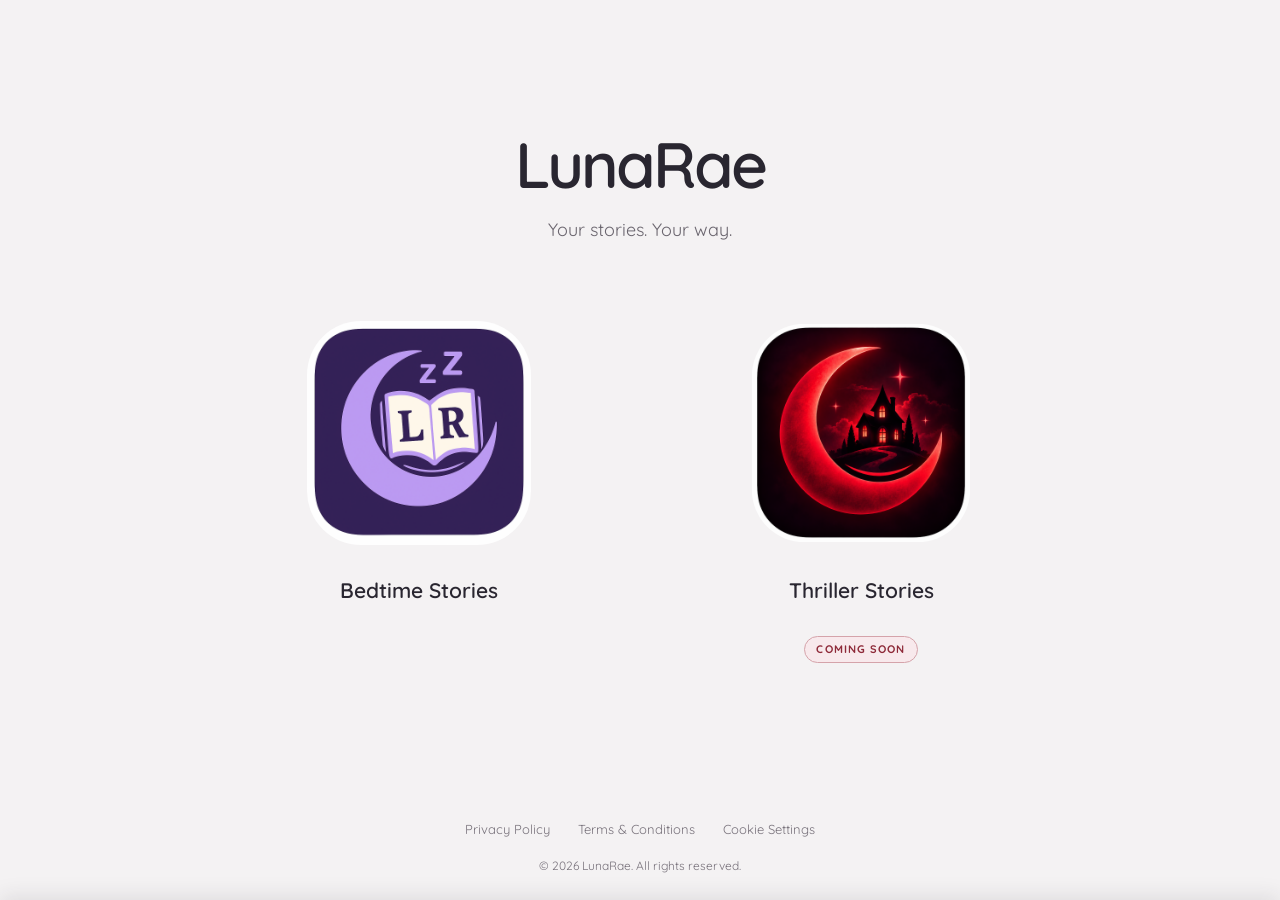
<file: index.html>
<!DOCTYPE html>
<html lang="en">
<head>
    <meta charset="UTF-8">
    <meta name="viewport" content="width=device-width, initial-scale=1.0">
    <title>LunaRae — Your Stories. Your Way.</title>
    <meta name="description" content="Discover LunaRae: personalised Bedtime Stories for families and Thriller Stories for readers aged 16+. Your stories. Your way.">
    <link rel="canonical" href="https://www.lunarae.app/">
    <meta property="og:type" content="website">
    <meta property="og:site_name" content="LunaRae">
    <meta property="og:locale" content="en_GB">
    <meta property="og:title" content="LunaRae — Your Stories. Your Way.">
    <meta property="og:description" content="Discover LunaRae: personalised Bedtime Stories for families and Thriller Stories for readers aged 16+. Your stories. Your way.">
    <meta property="og:url" content="https://www.lunarae.app/">
    <meta name="twitter:card" content="summary">
    <meta name="twitter:title" content="LunaRae — Your Stories. Your Way.">
    <meta name="twitter:description" content="Discover LunaRae: personalised Bedtime Stories for families and Thriller Stories for readers aged 16+. Your stories. Your way.">
    <link rel="preconnect" href="https://fonts.googleapis.com">
    <link rel="preconnect" href="https://fonts.gstatic.com" crossorigin>
    <link href="https://fonts.googleapis.com/css2?family=Quicksand:wght@300;400;500;600;700&amp;display=swap" rel="stylesheet">
    <link rel="icon" href="data:,">
    <link rel="stylesheet" href="brand.css">
    <link rel="stylesheet" href="cookie-consent.css">
    <script src="cookie-consent.js"></script>
    <script src="analytics.js"></script>
    <script src="site-components.js" defer></script>
</head>
<body class="brand-page selector-page">
<main class="selector-main">
    <header class="selector-heading">
        <h1>LunaRae</h1>
        <p>Your stories. Your way.</p>
    </header>
    <nav id="download" class="selector-choices" aria-label="Choose a LunaRae experience">
        <a class="selector-choice" href="bedtime-stories.html">
            <span class="selector-logo">
                <img src="images/app_icon.png" alt="" width="224" height="224">
            </span>
            <span class="selector-label">Bedtime Stories</span>
        </a>
        <a class="selector-choice" href="thriller-stories.html">
            <span class="selector-logo">
                <img class="selector-thriller-logo" src="images/LunaRae_Thriller_1024x1024.png" alt="" width="224" height="224">
            </span>
            <span class="selector-label">Thriller Stories</span>
            <span class="coming-soon-badge">COMING SOON</span>
        </a>
    </nav>
</main>
<footer id="site-footer" class="selector-footer"></footer>
</body>
</html>
</file>
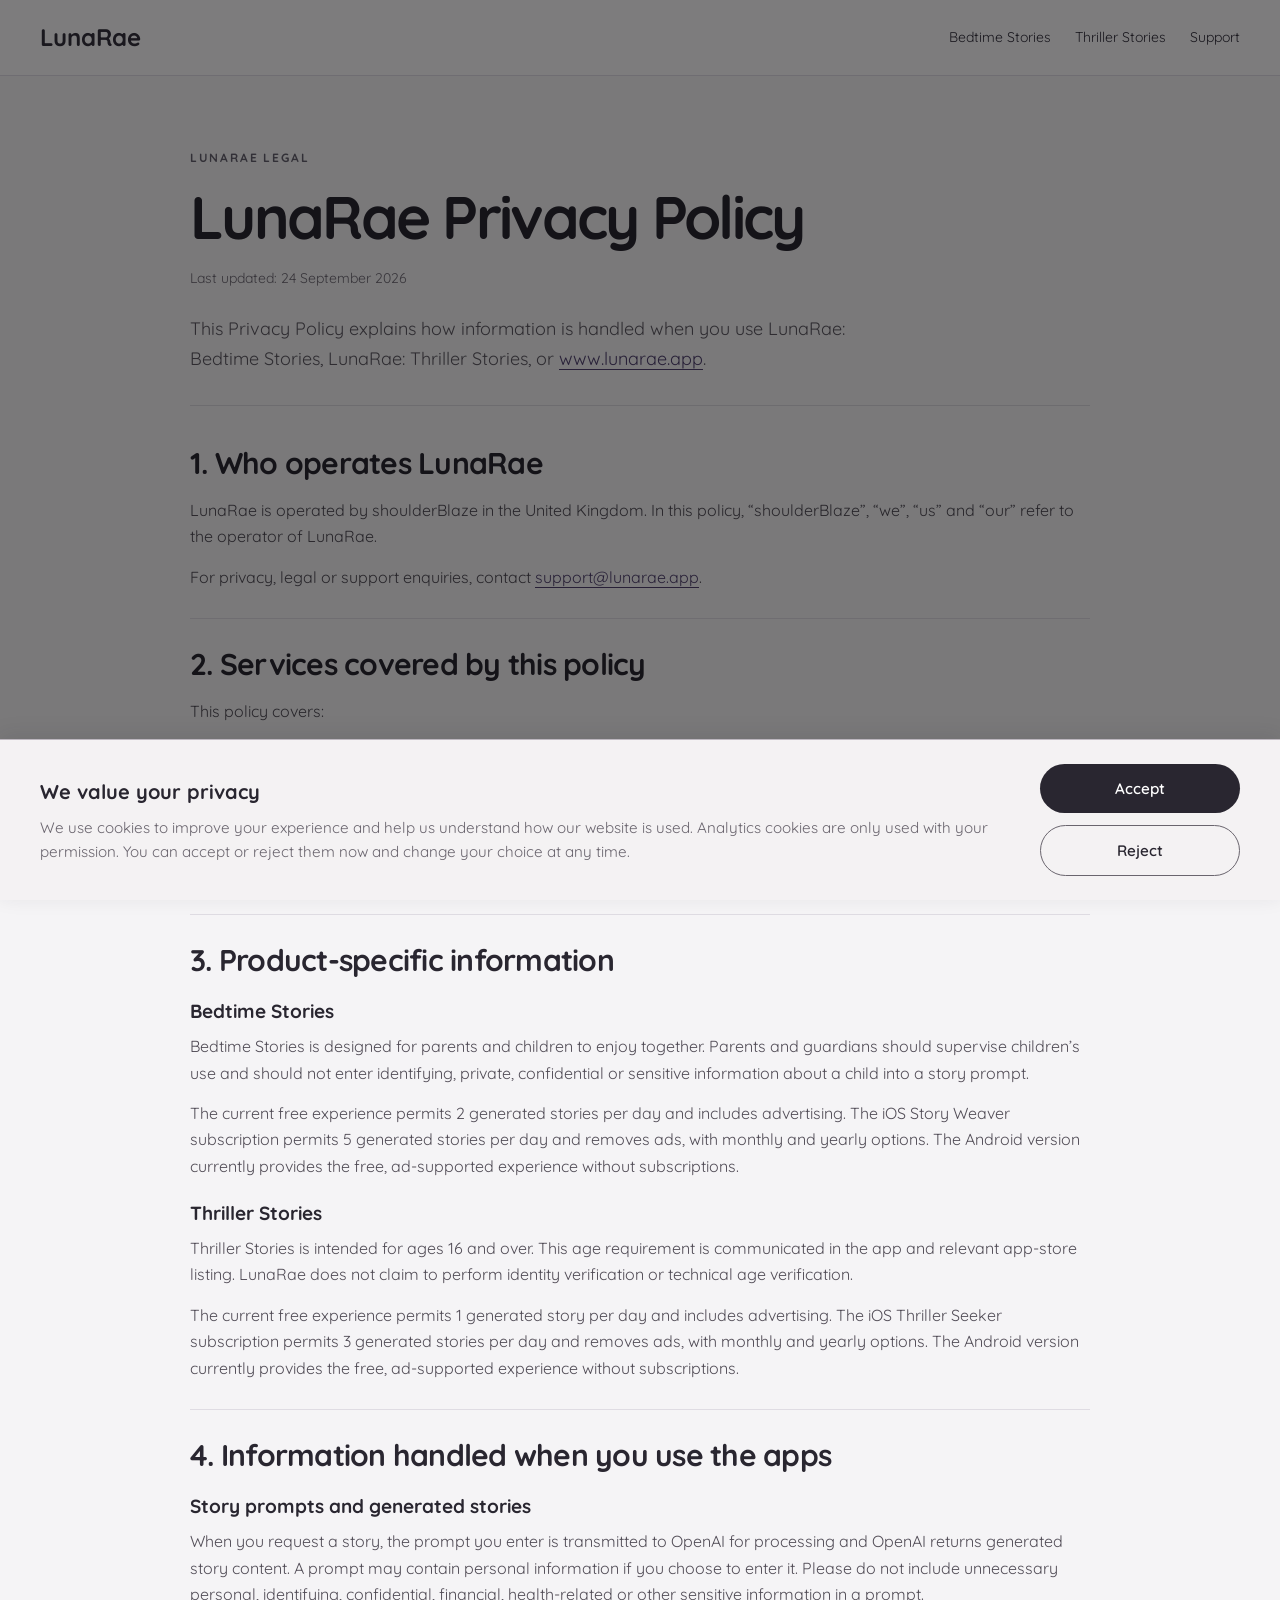
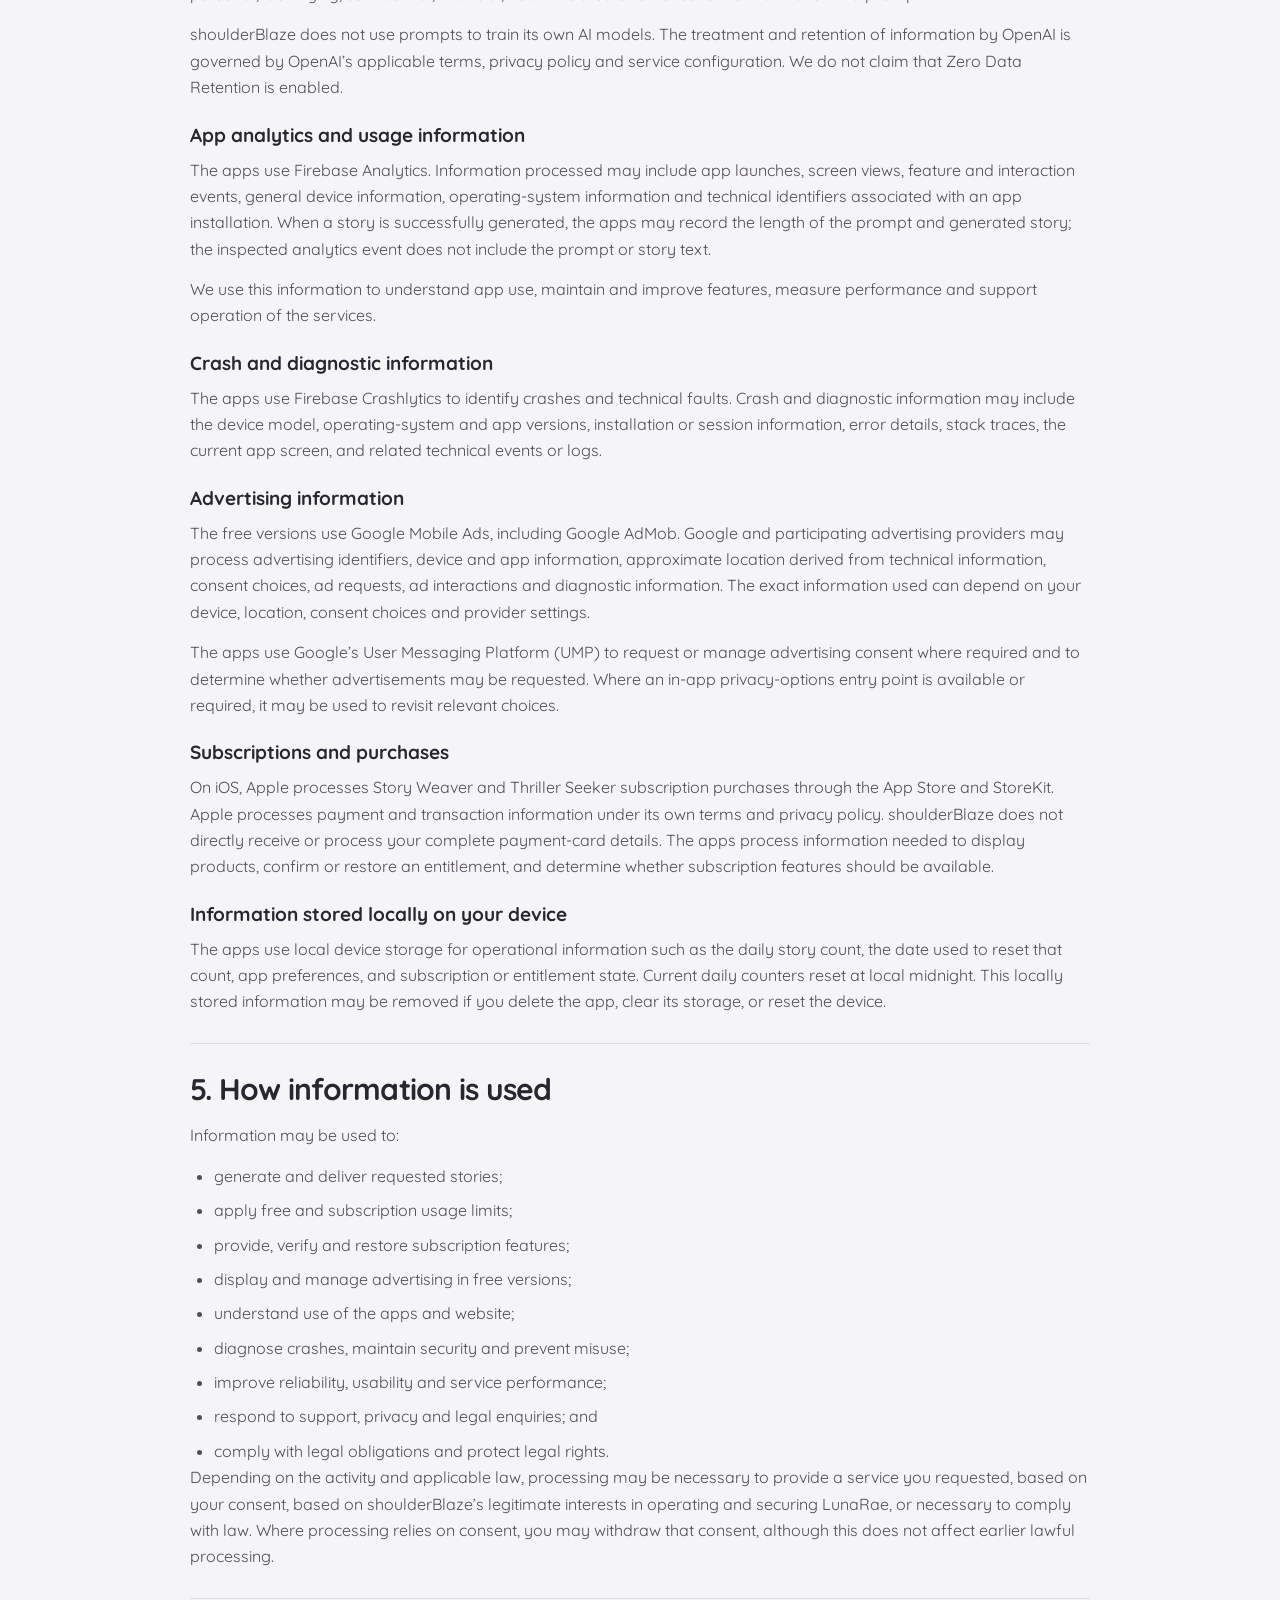
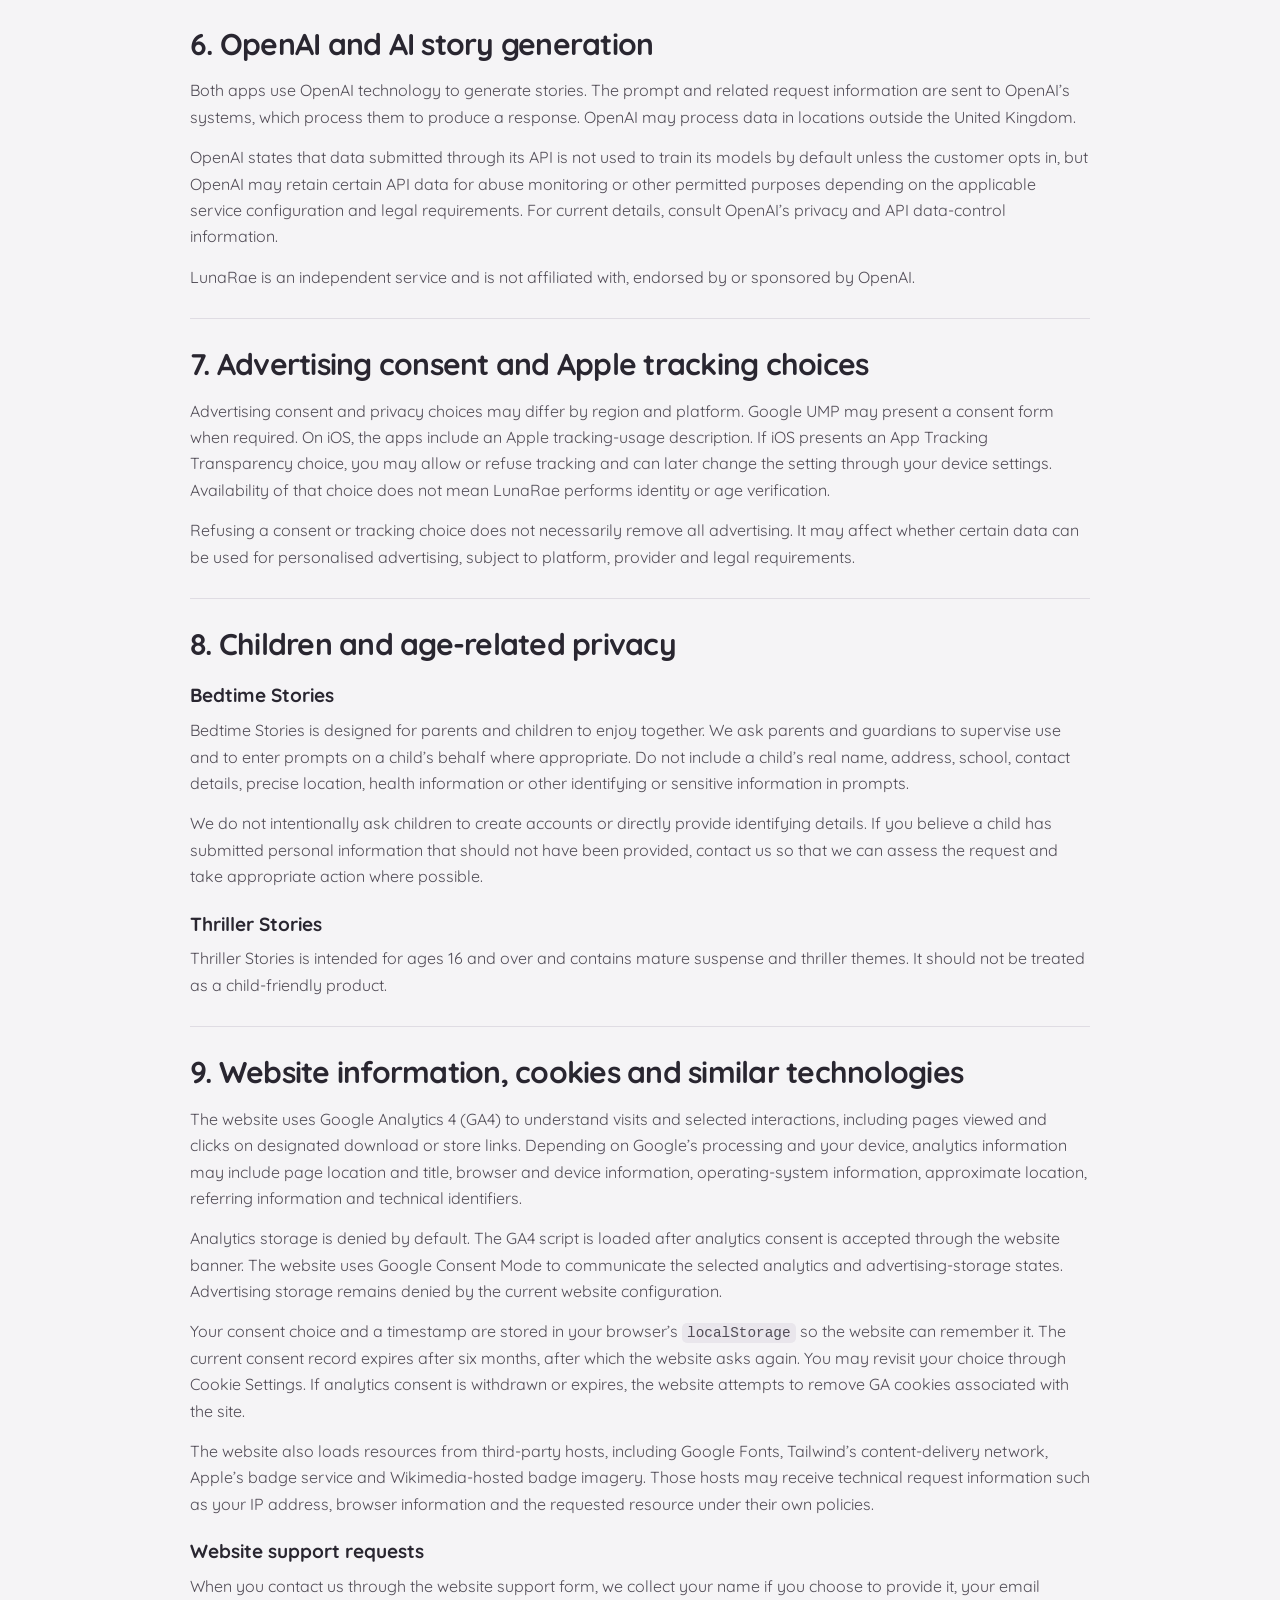
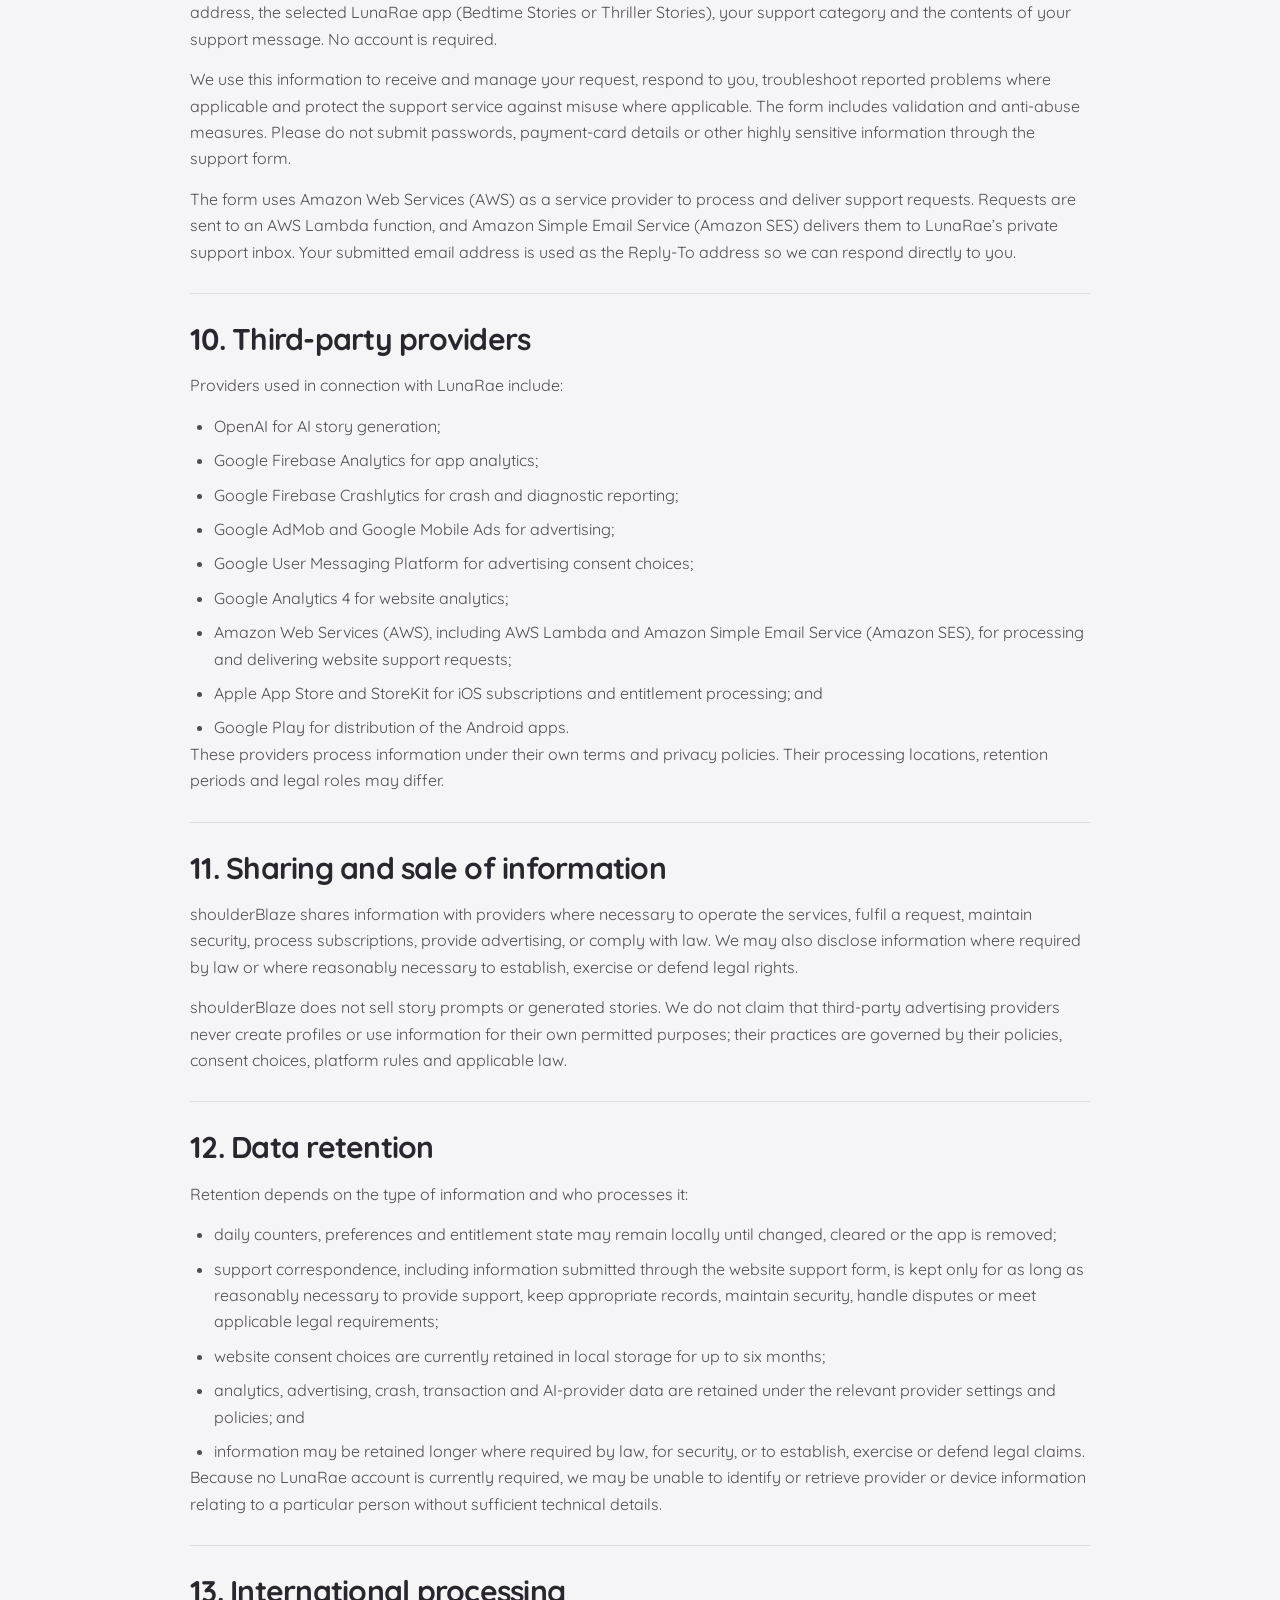
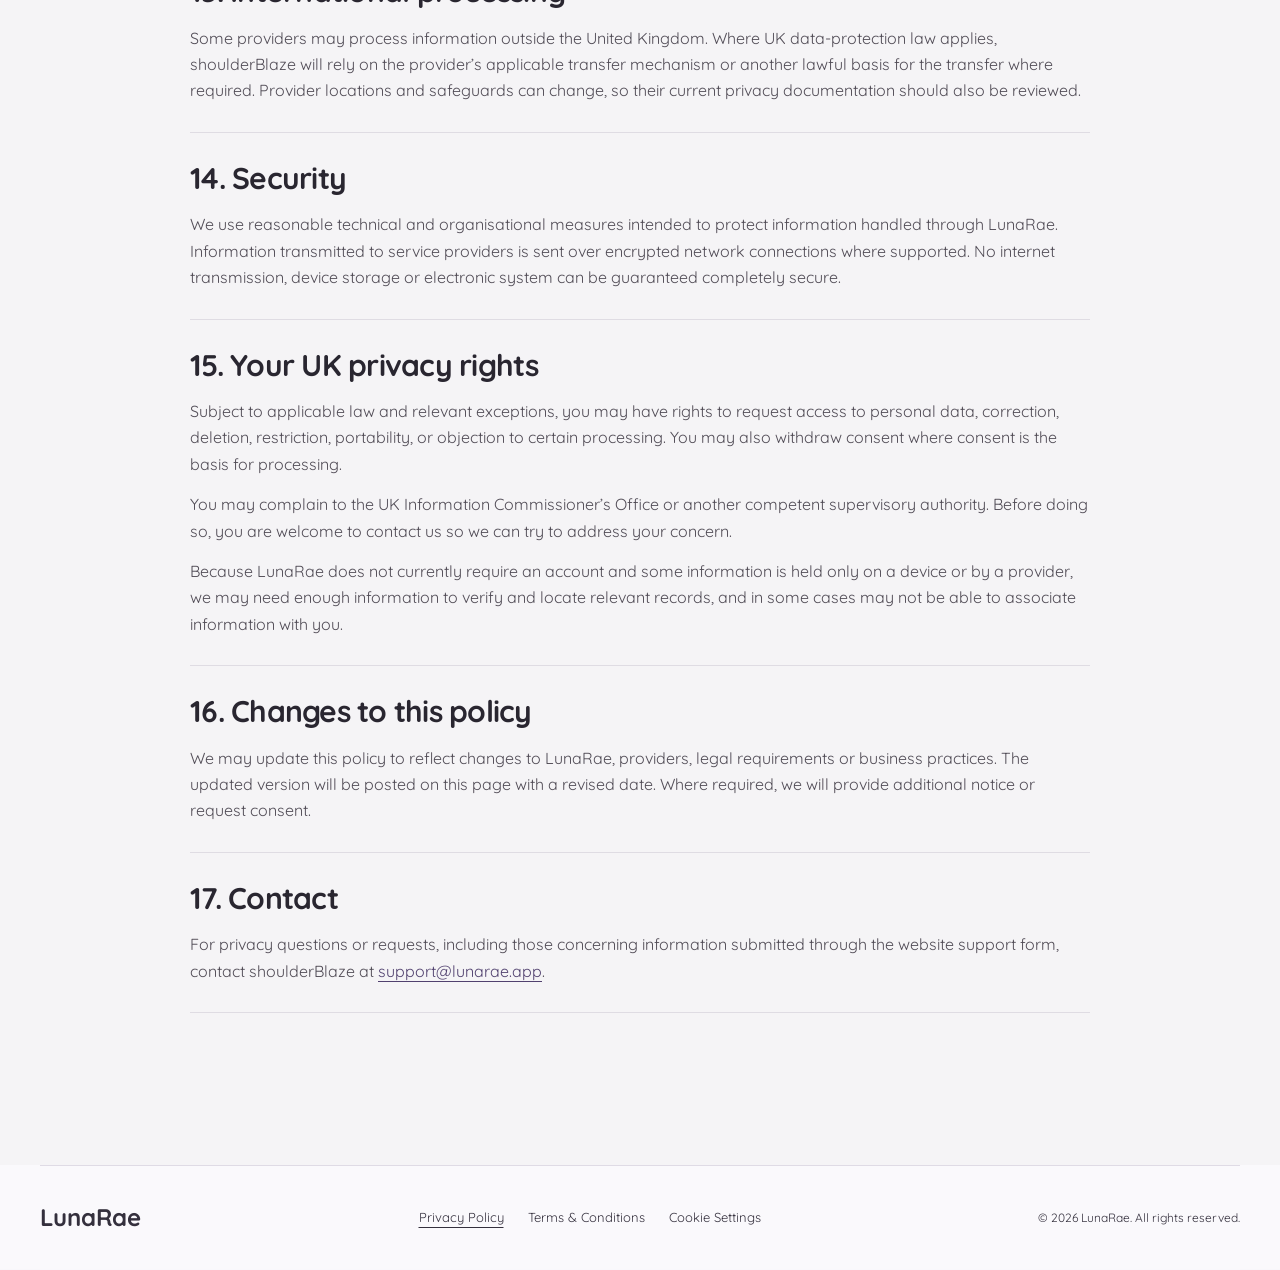
<file: privacy.html>
<!DOCTYPE html>
<html lang="en">
<head>
    <meta charset="UTF-8">
    <meta name="viewport" content="width=device-width, initial-scale=1.0">
    <title>Privacy Policy | LunaRae</title>
    <meta name="description" content="Read the LunaRae Privacy Policy covering Bedtime Stories, Thriller Stories and the LunaRae website.">
    <link rel="canonical" href="https://www.lunarae.app/privacy.html">
    <meta property="og:type" content="website">
    <meta property="og:site_name" content="LunaRae">
    <meta property="og:locale" content="en_GB">
    <meta property="og:title" content="Privacy Policy | LunaRae">
    <meta property="og:description" content="Read the LunaRae Privacy Policy covering Bedtime Stories, Thriller Stories and the LunaRae website.">
    <meta property="og:url" content="https://www.lunarae.app/privacy.html">
    <meta name="twitter:card" content="summary">
    <meta name="twitter:title" content="Privacy Policy | LunaRae">
    <meta name="twitter:description" content="Read the LunaRae Privacy Policy covering Bedtime Stories, Thriller Stories and the LunaRae website.">
    <link rel="preconnect" href="https://fonts.googleapis.com">
    <link rel="preconnect" href="https://fonts.gstatic.com" crossorigin>
    <link href="https://fonts.googleapis.com/css2?family=Quicksand:wght@300;400;500;600;700&amp;display=swap" rel="stylesheet">
    <link rel="stylesheet" href="brand.css">
    <link rel="stylesheet" href="cookie-consent.css">
    <script src="cookie-consent.js"></script>
    <script src="analytics.js"></script>
    <script src="site-components.js" defer></script>
</head>
<body class="brand-page legal-page">
<nav id="site-header" class="site-nav" aria-label="Main navigation"></nav>
<main class="legal-main">
    <header class="legal-header">
        <p class="eyebrow">LunaRae legal</p>
        <h1>LunaRae Privacy Policy</h1>
        <p class="legal-updated">Last updated: 24 September 2026</p>
        <p>This Privacy Policy explains how information is handled when you use LunaRae: Bedtime Stories, LunaRae: Thriller Stories, or <a href="https://www.lunarae.app">www.lunarae.app</a>.</p>
    </header>

    <article class="legal-document">
        <section>
            <h2>1. Who operates LunaRae</h2>
            <p>LunaRae is operated by shoulderBlaze in the United Kingdom. In this policy, “shoulderBlaze”, “we”, “us” and “our” refer to the operator of LunaRae.</p>
            <p>For privacy, legal or support enquiries, contact <a href="mailto:support@lunarae.app">support@lunarae.app</a>.</p>
        </section>

        <section>
            <h2>2. Services covered by this policy</h2>
            <p>This policy covers:</p>
            <ul>
                <li><strong>LunaRae: Bedtime Stories</strong>, designed for parents and children to enjoy together;</li>
                <li><strong>LunaRae: Thriller Stories</strong>, intended for people aged 16 and over; and</li>
                <li>the LunaRae website at <a href="https://www.lunarae.app">www.lunarae.app</a>.</li>
            </ul>
            <p>The apps do not currently require a LunaRae user account. Some information is kept locally on your device, while other information is processed by shoulderBlaze or by the providers described below.</p>
        </section>

        <section>
            <h2>3. Product-specific information</h2>
            <h3>Bedtime Stories</h3>
            <p>Bedtime Stories is designed for parents and children to enjoy together. Parents and guardians should supervise children’s use and should not enter identifying, private, confidential or sensitive information about a child into a story prompt.</p>
            <p>The current free experience permits 2 generated stories per day and includes advertising. The iOS Story Weaver subscription permits 5 generated stories per day and removes ads, with monthly and yearly options. The Android version currently provides the free, ad-supported experience without subscriptions.</p>

            <h3>Thriller Stories</h3>
            <p>Thriller Stories is intended for ages 16 and over. This age requirement is communicated in the app and relevant app-store listing. LunaRae does not claim to perform identity verification or technical age verification.</p>
            <p>The current free experience permits 1 generated story per day and includes advertising. The iOS Thriller Seeker subscription permits 3 generated stories per day and removes ads, with monthly and yearly options. The Android version currently provides the free, ad-supported experience without subscriptions.</p>
        </section>

        <section>
            <h2>4. Information handled when you use the apps</h2>
            <h3>Story prompts and generated stories</h3>
            <p>When you request a story, the prompt you enter is transmitted to OpenAI for processing and OpenAI returns generated story content. A prompt may contain personal information if you choose to enter it. Please do not include unnecessary personal, identifying, confidential, financial, health-related or other sensitive information in a prompt.</p>
            <p>shoulderBlaze does not use prompts to train its own AI models. The treatment and retention of information by OpenAI is governed by OpenAI’s applicable terms, privacy policy and service configuration. We do not claim that Zero Data Retention is enabled.</p>

            <h3>App analytics and usage information</h3>
            <p>The apps use Firebase Analytics. Information processed may include app launches, screen views, feature and interaction events, general device information, operating-system information and technical identifiers associated with an app installation. When a story is successfully generated, the apps may record the length of the prompt and generated story; the inspected analytics event does not include the prompt or story text.</p>
            <p>We use this information to understand app use, maintain and improve features, measure performance and support operation of the services.</p>

            <h3>Crash and diagnostic information</h3>
            <p>The apps use Firebase Crashlytics to identify crashes and technical faults. Crash and diagnostic information may include the device model, operating-system and app versions, installation or session information, error details, stack traces, the current app screen, and related technical events or logs.</p>

            <h3>Advertising information</h3>
            <p>The free versions use Google Mobile Ads, including Google AdMob. Google and participating advertising providers may process advertising identifiers, device and app information, approximate location derived from technical information, consent choices, ad requests, ad interactions and diagnostic information. The exact information used can depend on your device, location, consent choices and provider settings.</p>
            <p>The apps use Google’s User Messaging Platform (UMP) to request or manage advertising consent where required and to determine whether advertisements may be requested. Where an in-app privacy-options entry point is available or required, it may be used to revisit relevant choices.</p>

            <h3>Subscriptions and purchases</h3>
            <p>On iOS, Apple processes Story Weaver and Thriller Seeker subscription purchases through the App Store and StoreKit. Apple processes payment and transaction information under its own terms and privacy policy. shoulderBlaze does not directly receive or process your complete payment-card details. The apps process information needed to display products, confirm or restore an entitlement, and determine whether subscription features should be available.</p>

            <h3>Information stored locally on your device</h3>
            <p>The apps use local device storage for operational information such as the daily story count, the date used to reset that count, app preferences, and subscription or entitlement state. Current daily counters reset at local midnight. This locally stored information may be removed if you delete the app, clear its storage, or reset the device.</p>
        </section>

        <section>
            <h2>5. How information is used</h2>
            <p>Information may be used to:</p>
            <ul>
                <li>generate and deliver requested stories;</li>
                <li>apply free and subscription usage limits;</li>
                <li>provide, verify and restore subscription features;</li>
                <li>display and manage advertising in free versions;</li>
                <li>understand use of the apps and website;</li>
                <li>diagnose crashes, maintain security and prevent misuse;</li>
                <li>improve reliability, usability and service performance;</li>
                <li>respond to support, privacy and legal enquiries; and</li>
                <li>comply with legal obligations and protect legal rights.</li>
            </ul>
            <p>Depending on the activity and applicable law, processing may be necessary to provide a service you requested, based on your consent, based on shoulderBlaze’s legitimate interests in operating and securing LunaRae, or necessary to comply with law. Where processing relies on consent, you may withdraw that consent, although this does not affect earlier lawful processing.</p>
        </section>

        <section>
            <h2>6. OpenAI and AI story generation</h2>
            <p>Both apps use OpenAI technology to generate stories. The prompt and related request information are sent to OpenAI’s systems, which process them to produce a response. OpenAI may process data in locations outside the United Kingdom.</p>
            <p>OpenAI states that data submitted through its API is not used to train its models by default unless the customer opts in, but OpenAI may retain certain API data for abuse monitoring or other permitted purposes depending on the applicable service configuration and legal requirements. For current details, consult OpenAI’s privacy and API data-control information.</p>
            <p>LunaRae is an independent service and is not affiliated with, endorsed by or sponsored by OpenAI.</p>
        </section>

        <section>
            <h2>7. Advertising consent and Apple tracking choices</h2>
            <p>Advertising consent and privacy choices may differ by region and platform. Google UMP may present a consent form when required. On iOS, the apps include an Apple tracking-usage description. If iOS presents an App Tracking Transparency choice, you may allow or refuse tracking and can later change the setting through your device settings. Availability of that choice does not mean LunaRae performs identity or age verification.</p>
            <p>Refusing a consent or tracking choice does not necessarily remove all advertising. It may affect whether certain data can be used for personalised advertising, subject to platform, provider and legal requirements.</p>
        </section>

        <section>
            <h2>8. Children and age-related privacy</h2>
            <h3>Bedtime Stories</h3>
            <p>Bedtime Stories is designed for parents and children to enjoy together. We ask parents and guardians to supervise use and to enter prompts on a child’s behalf where appropriate. Do not include a child’s real name, address, school, contact details, precise location, health information or other identifying or sensitive information in prompts.</p>
            <p>We do not intentionally ask children to create accounts or directly provide identifying details. If you believe a child has submitted personal information that should not have been provided, contact us so that we can assess the request and take appropriate action where possible.</p>

            <h3>Thriller Stories</h3>
            <p>Thriller Stories is intended for ages 16 and over and contains mature suspense and thriller themes. It should not be treated as a child-friendly product.</p>
        </section>

        <section>
            <h2>9. Website information, cookies and similar technologies</h2>
            <p>The website uses Google Analytics 4 (GA4) to understand visits and selected interactions, including pages viewed and clicks on designated download or store links. Depending on Google’s processing and your device, analytics information may include page location and title, browser and device information, operating-system information, approximate location, referring information and technical identifiers.</p>
            <p>Analytics storage is denied by default. The GA4 script is loaded after analytics consent is accepted through the website banner. The website uses Google Consent Mode to communicate the selected analytics and advertising-storage states. Advertising storage remains denied by the current website configuration.</p>
            <p>Your consent choice and a timestamp are stored in your browser’s <code>localStorage</code> so the website can remember it. The current consent record expires after six months, after which the website asks again. You may revisit your choice through Cookie Settings. If analytics consent is withdrawn or expires, the website attempts to remove GA cookies associated with the site.</p>
            <p>The website also loads resources from third-party hosts, including Google Fonts, Tailwind’s content-delivery network, Apple’s badge service and Wikimedia-hosted badge imagery. Those hosts may receive technical request information such as your IP address, browser information and the requested resource under their own policies.</p>
            <h3>Website support requests</h3>
            <p>When you contact us through the website support form, we collect your name if you choose to provide it, your email address, the selected LunaRae app (Bedtime Stories or Thriller Stories), your support category and the contents of your support message. No account is required.</p>
            <p>We use this information to receive and manage your request, respond to you, troubleshoot reported problems where applicable and protect the support service against misuse where applicable. The form includes validation and anti-abuse measures. Please do not submit passwords, payment-card details or other highly sensitive information through the support form.</p>
            <p>The form uses Amazon Web Services (AWS) as a service provider to process and deliver support requests. Requests are sent to an AWS Lambda function, and Amazon Simple Email Service (Amazon SES) delivers them to LunaRae’s private support inbox. Your submitted email address is used as the Reply-To address so we can respond directly to you.</p>
        </section>

        <section>
            <h2>10. Third-party providers</h2>
            <p>Providers used in connection with LunaRae include:</p>
            <ul>
                <li>OpenAI for AI story generation;</li>
                <li>Google Firebase Analytics for app analytics;</li>
                <li>Google Firebase Crashlytics for crash and diagnostic reporting;</li>
                <li>Google AdMob and Google Mobile Ads for advertising;</li>
                <li>Google User Messaging Platform for advertising consent choices;</li>
                <li>Google Analytics 4 for website analytics;</li>
                <li>Amazon Web Services (AWS), including AWS Lambda and Amazon Simple Email Service (Amazon SES), for processing and delivering website support requests;</li>
                <li>Apple App Store and StoreKit for iOS subscriptions and entitlement processing; and</li>
                <li>Google Play for distribution of the Android apps.</li>
            </ul>
            <p>These providers process information under their own terms and privacy policies. Their processing locations, retention periods and legal roles may differ.</p>
        </section>

        <section>
            <h2>11. Sharing and sale of information</h2>
            <p>shoulderBlaze shares information with providers where necessary to operate the services, fulfil a request, maintain security, process subscriptions, provide advertising, or comply with law. We may also disclose information where required by law or where reasonably necessary to establish, exercise or defend legal rights.</p>
            <p>shoulderBlaze does not sell story prompts or generated stories. We do not claim that third-party advertising providers never create profiles or use information for their own permitted purposes; their practices are governed by their policies, consent choices, platform rules and applicable law.</p>
        </section>

        <section>
            <h2>12. Data retention</h2>
            <p>Retention depends on the type of information and who processes it:</p>
            <ul>
                <li>daily counters, preferences and entitlement state may remain locally until changed, cleared or the app is removed;</li>
                <li>support correspondence, including information submitted through the website support form, is kept only for as long as reasonably necessary to provide support, keep appropriate records, maintain security, handle disputes or meet applicable legal requirements;</li>
                <li>website consent choices are currently retained in local storage for up to six months;</li>
                <li>analytics, advertising, crash, transaction and AI-provider data are retained under the relevant provider settings and policies; and</li>
                <li>information may be retained longer where required by law, for security, or to establish, exercise or defend legal claims.</li>
            </ul>
            <p>Because no LunaRae account is currently required, we may be unable to identify or retrieve provider or device information relating to a particular person without sufficient technical details.</p>
        </section>

        <section>
            <h2>13. International processing</h2>
            <p>Some providers may process information outside the United Kingdom. Where UK data-protection law applies, shoulderBlaze will rely on the provider’s applicable transfer mechanism or another lawful basis for the transfer where required. Provider locations and safeguards can change, so their current privacy documentation should also be reviewed.</p>
        </section>

        <section>
            <h2>14. Security</h2>
            <p>We use reasonable technical and organisational measures intended to protect information handled through LunaRae. Information transmitted to service providers is sent over encrypted network connections where supported. No internet transmission, device storage or electronic system can be guaranteed completely secure.</p>
        </section>

        <section>
            <h2>15. Your UK privacy rights</h2>
            <p>Subject to applicable law and relevant exceptions, you may have rights to request access to personal data, correction, deletion, restriction, portability, or objection to certain processing. You may also withdraw consent where consent is the basis for processing.</p>
            <p>You may complain to the UK Information Commissioner’s Office or another competent supervisory authority. Before doing so, you are welcome to contact us so we can try to address your concern.</p>
            <p>Because LunaRae does not currently require an account and some information is held only on a device or by a provider, we may need enough information to verify and locate relevant records, and in some cases may not be able to associate information with you.</p>
        </section>

        <section>
            <h2>16. Changes to this policy</h2>
            <p>We may update this policy to reflect changes to LunaRae, providers, legal requirements or business practices. The updated version will be posted on this page with a revised date. Where required, we will provide additional notice or request consent.</p>
        </section>

        <section>
            <h2>17. Contact</h2>
            <p>For privacy questions or requests, including those concerning information submitted through the website support form, contact shoulderBlaze at <a href="mailto:support@lunarae.app">support@lunarae.app</a>.</p>
        </section>
    </article>
</main>
<footer id="site-footer" class="brand-footer shell legal-footer" data-mark-current></footer>
</body>
</html>
</file>
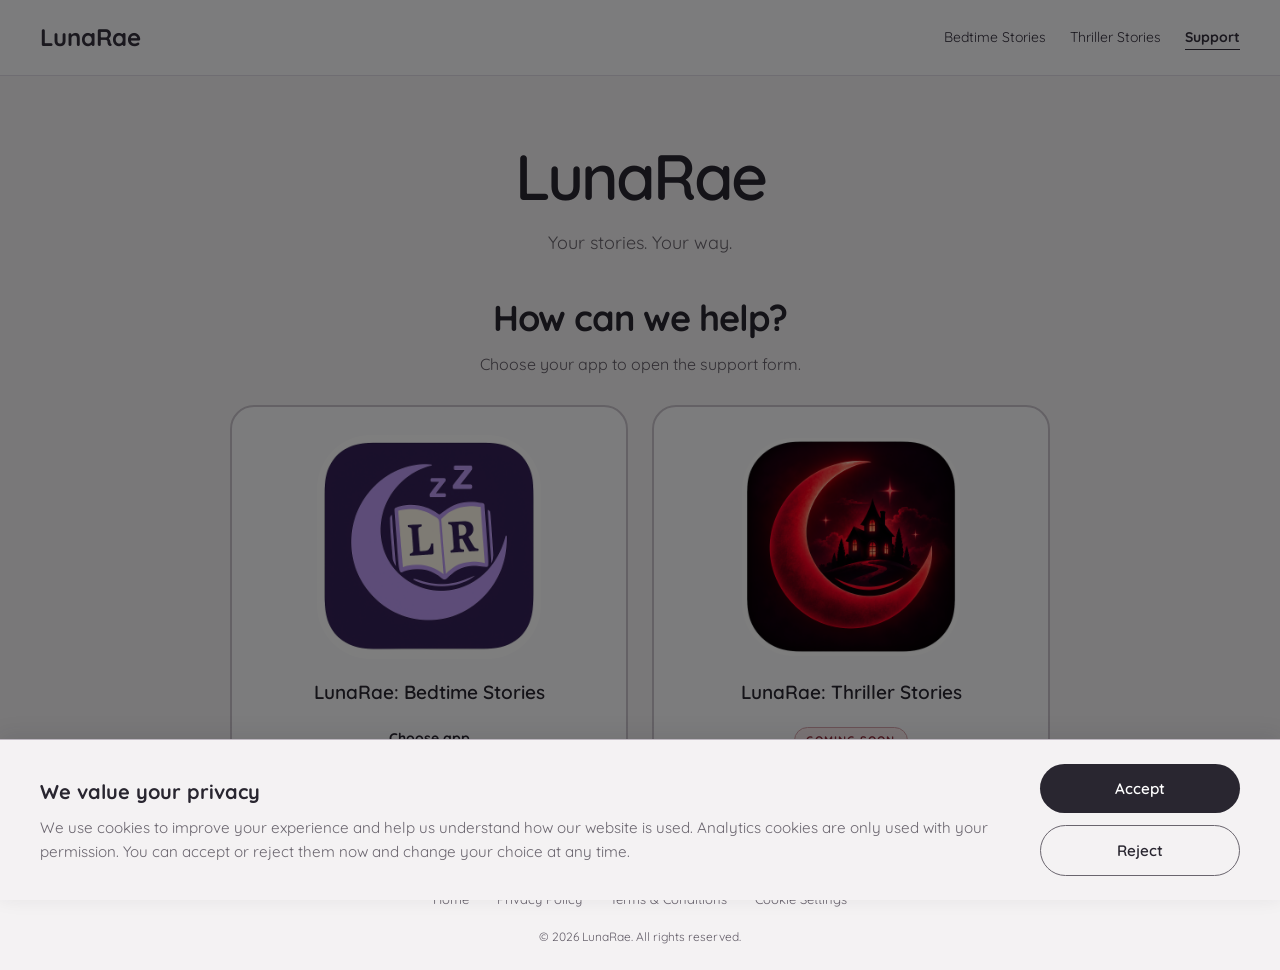
<file: support.html>
<!DOCTYPE html>
<html lang="en">
<head>
    <meta charset="UTF-8">
    <meta name="viewport" content="width=device-width, initial-scale=1.0">
    <meta http-equiv="Content-Security-Policy" content="form-action 'none'">
    <title>Support | LunaRae</title>
    <meta name="description" content="Support for LunaRae Bedtime Stories and Thriller Stories. Choose your app to contact our support team.">
    <link rel="canonical" href="https://www.lunarae.app/support.html">
    <meta property="og:type" content="website">
    <meta property="og:site_name" content="LunaRae">
    <meta property="og:locale" content="en_GB">
    <meta property="og:title" content="Support | LunaRae">
    <meta property="og:description" content="Support for LunaRae Bedtime Stories and Thriller Stories. Contact our support team.">
    <meta property="og:url" content="https://www.lunarae.app/support.html">
    <meta name="twitter:card" content="summary">
    <meta name="twitter:title" content="Support | LunaRae">
    <meta name="twitter:description" content="Support for LunaRae Bedtime Stories and Thriller Stories. Contact our support team.">
    <link rel="preconnect" href="https://fonts.googleapis.com">
    <link rel="preconnect" href="https://fonts.gstatic.com" crossorigin>
    <link href="https://fonts.googleapis.com/css2?family=Quicksand:wght@300;400;500;600;700&amp;display=swap" rel="stylesheet">
    <link rel="icon" href="data:,">
    <link rel="stylesheet" href="brand.css">
    <link rel="stylesheet" href="cookie-consent.css">
    <link rel="stylesheet" href="support.css">
    <script src="cookie-consent.js"></script>
    <script src="analytics.js"></script>
    <script src="site-components.js" defer></script>
    <script src="support.js" defer></script>
</head>
<body class="brand-page selector-page support-page">
<nav id="site-header" class="site-nav" aria-label="Main navigation"></nav>
<main class="support-main">
    <header class="selector-heading">
        <h1>LunaRae</h1>
        <p>Your stories. Your way.</p>
    </header>
    <section aria-labelledby="help-heading">
        <div class="support-intro">
            <h2 id="help-heading">How can we help?</h2>
            <p id="app-instructions">Choose your app to open the support form.</p>
        </div>
        <div class="support-choices" role="group" aria-label="Choose your app" aria-describedby="app-instructions">
            <button class="support-choice" type="button" data-app="bedtime" aria-pressed="false" aria-controls="support-panel" disabled>
                <span class="selector-logo"><img src="images/app_icon.png" alt="" width="224" height="224"></span>
                <span class="support-label">LunaRae: Bedtime Stories</span>
                <span class="selection-marker" aria-hidden="true">Choose app</span>
            </button>
            <button class="support-choice" type="button" data-app="thriller" aria-pressed="false" aria-controls="support-panel" disabled>
                <span class="selector-logo"><img class="selector-thriller-logo" src="images/LunaRae_Thriller_1024x1024.png" alt="" width="224" height="224"></span>
                <span class="support-label">LunaRae: Thriller Stories</span>
                <span class="coming-soon-badge">COMING SOON</span>
                <span class="selection-marker" aria-hidden="true">Choose app</span>
            </button>
        </div>
        <p id="selection-announcement" class="visually-hidden" role="status"></p>
        <noscript><p>JavaScript is needed to choose an app and send a support message.</p></noscript>
    </section>
    <section id="support-panel" class="support-panel" aria-labelledby="contact-heading" hidden>
        <h2 id="contact-heading">Contact LunaRae Support</h2>
        <p class="selected-app">Selected app: <strong id="selected-app-name"></strong></p>
        <p id="submission-notice" class="support-notice">Send us your question using the form below.</p>
        <!-- JavaScript sends JSON; form-action blocks unintended native submission. -->
        <form id="support-form" aria-describedby="submission-notice">
            <input id="selected-app" type="hidden" name="app" value="">
            <div class="visually-hidden" aria-hidden="true" inert>
                <label for="website">Website</label>
                <input id="website" name="website" type="text" tabindex="-1" autocomplete="off">
            </div>
            <div class="support-field">
                <label for="support-name">Name <span>(optional)</span></label>
                <input id="support-name" name="name" type="text" autocomplete="name">
            </div>
            <div class="support-field">
                <label for="support-email">Email address <span>(required)</span></label>
                <input id="support-email" name="email" type="email" autocomplete="email" required>
            </div>
            <div class="support-field">
                <label for="support-topic">What can we help with? <span>(required)</span></label>
                <select id="support-topic" name="topic" required>
                    <option value="">Choose a topic</option>
                    <option>General question</option>
                    <option>Story generation</option>
                    <option>Subscription or purchase</option>
                    <option>Restore purchase</option>
                    <option>Advertising</option>
                    <option>Technical problem</option>
                    <option>Privacy</option>
                    <option>Other</option>
                </select>
            </div>
            <div class="support-field">
                <label for="support-message">Message <span>(required)</span></label>
                <p id="message-guidance">Please do not include passwords, payment card information or other highly sensitive information.</p>
                <textarea id="support-message" name="message" rows="6" aria-describedby="message-guidance" required></textarea>
            </div>
            <button id="send-message" class="support-send" type="submit" disabled>Send Message</button>
            <p id="submission-status" class="submission-status" role="status" tabindex="-1"></p>
        </form>
    </section>
    <section id="submission-success" class="support-panel" role="status" aria-atomic="true" tabindex="-1" hidden>
        <h2>Message sent</h2>
        <p>Thanks for contacting LunaRae. Your message has been sent successfully. We'll get back to you as soon as we can.</p>
        <p>Select an app above to visit its product page.</p>
    </section>
</main>
<footer id="site-footer" class="selector-footer" data-home-link></footer>
</body>
</html>
</file>
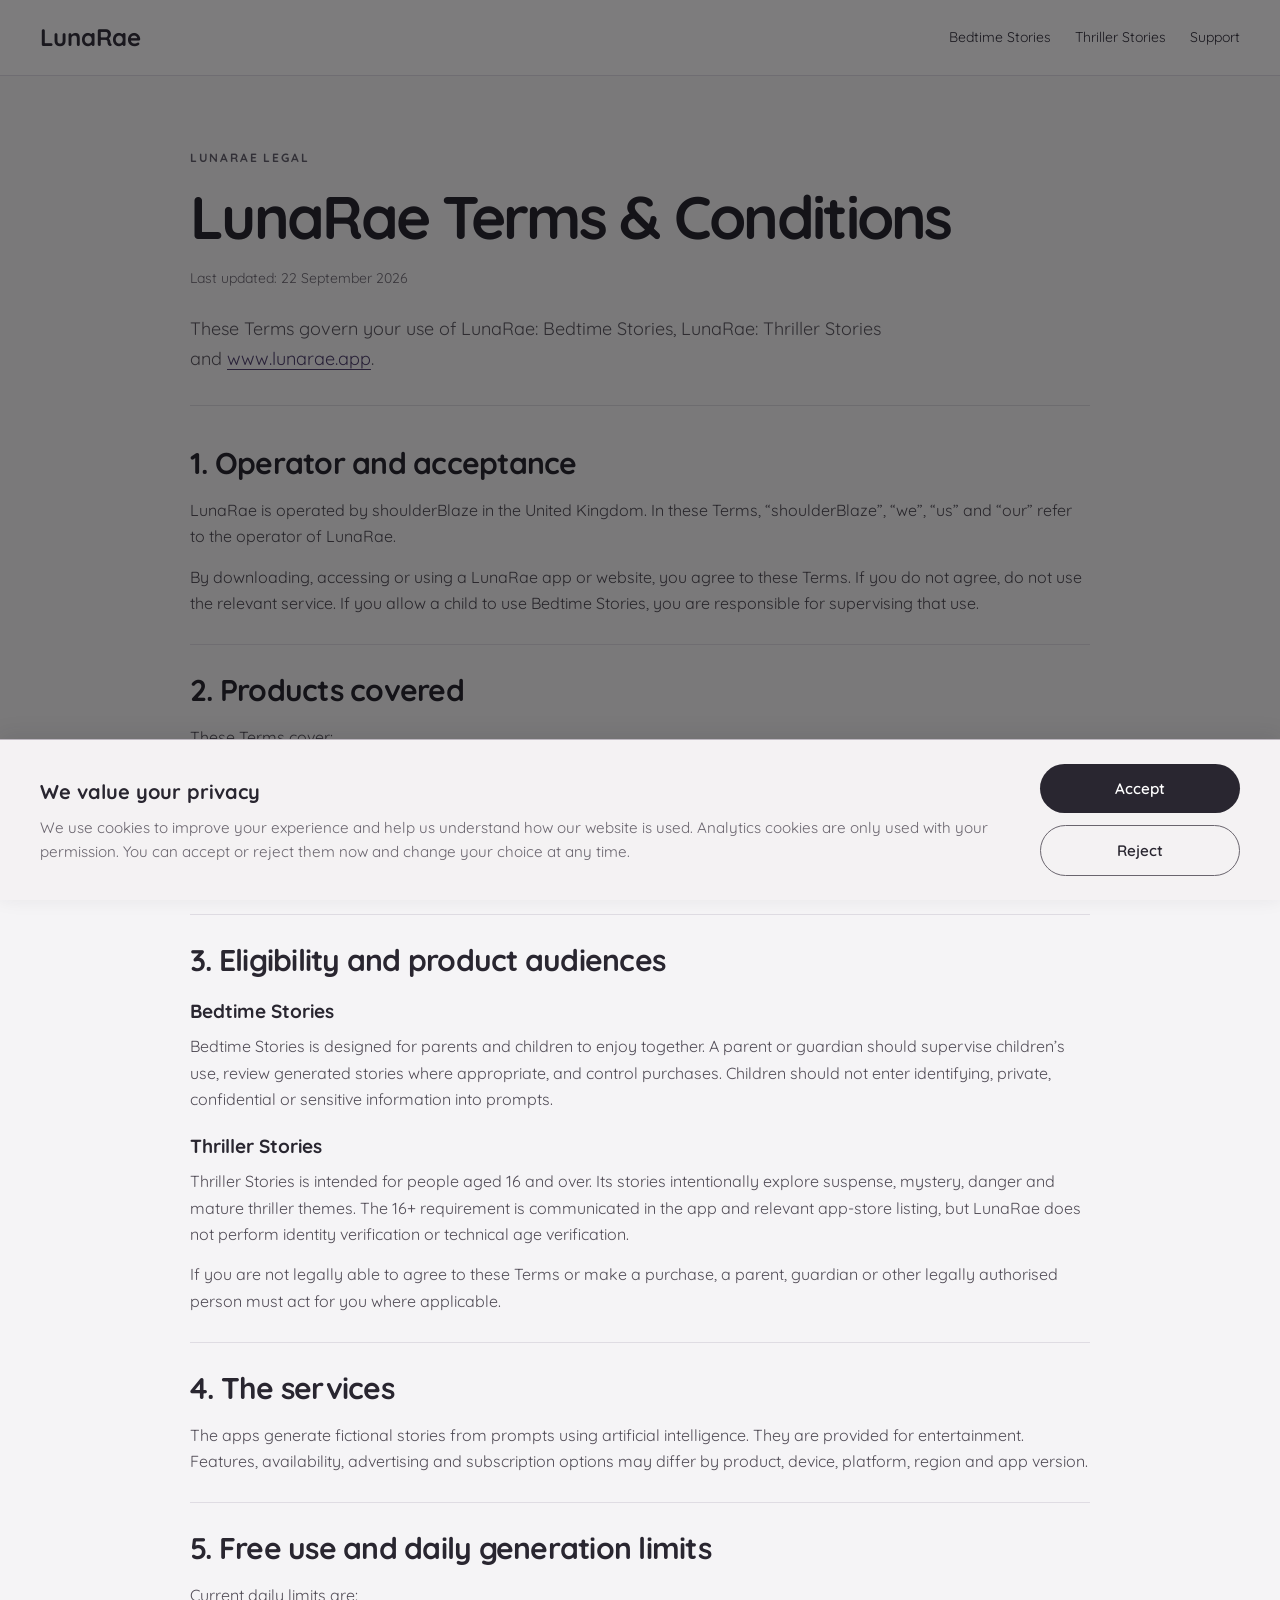
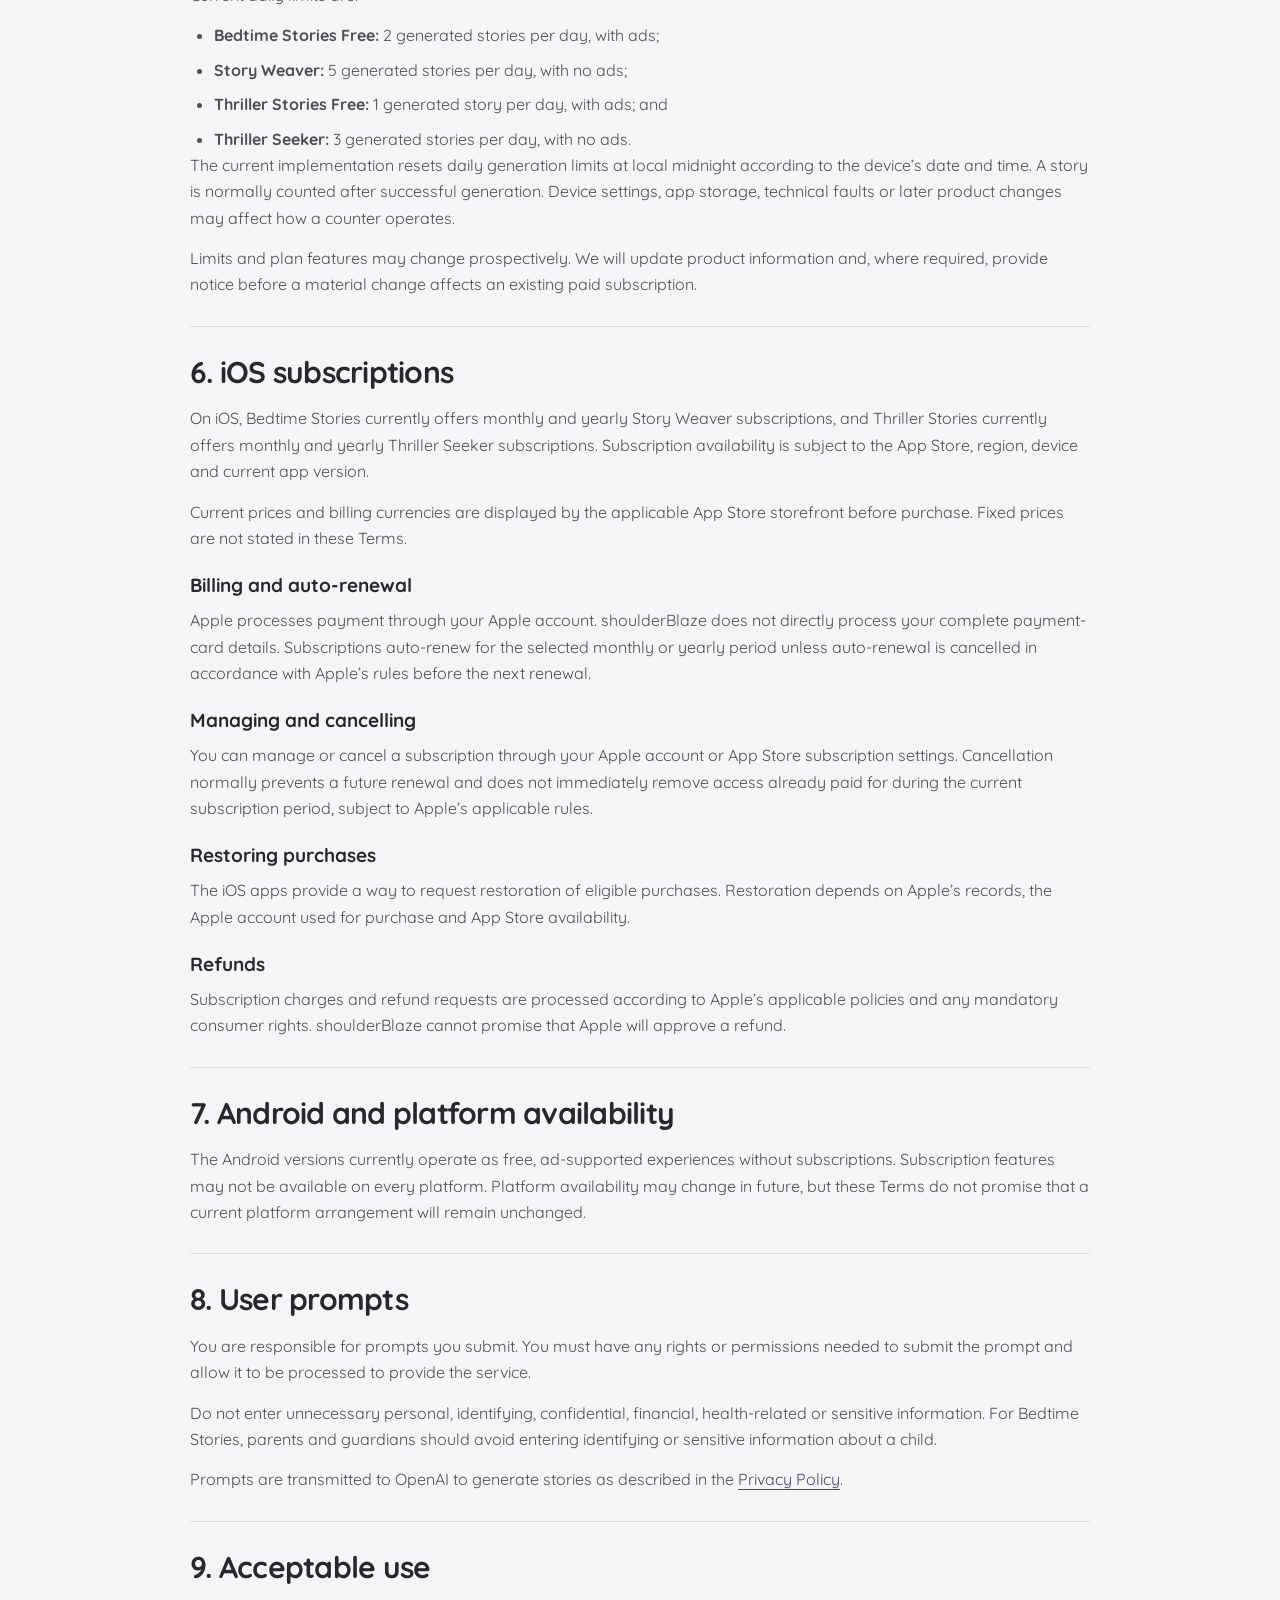
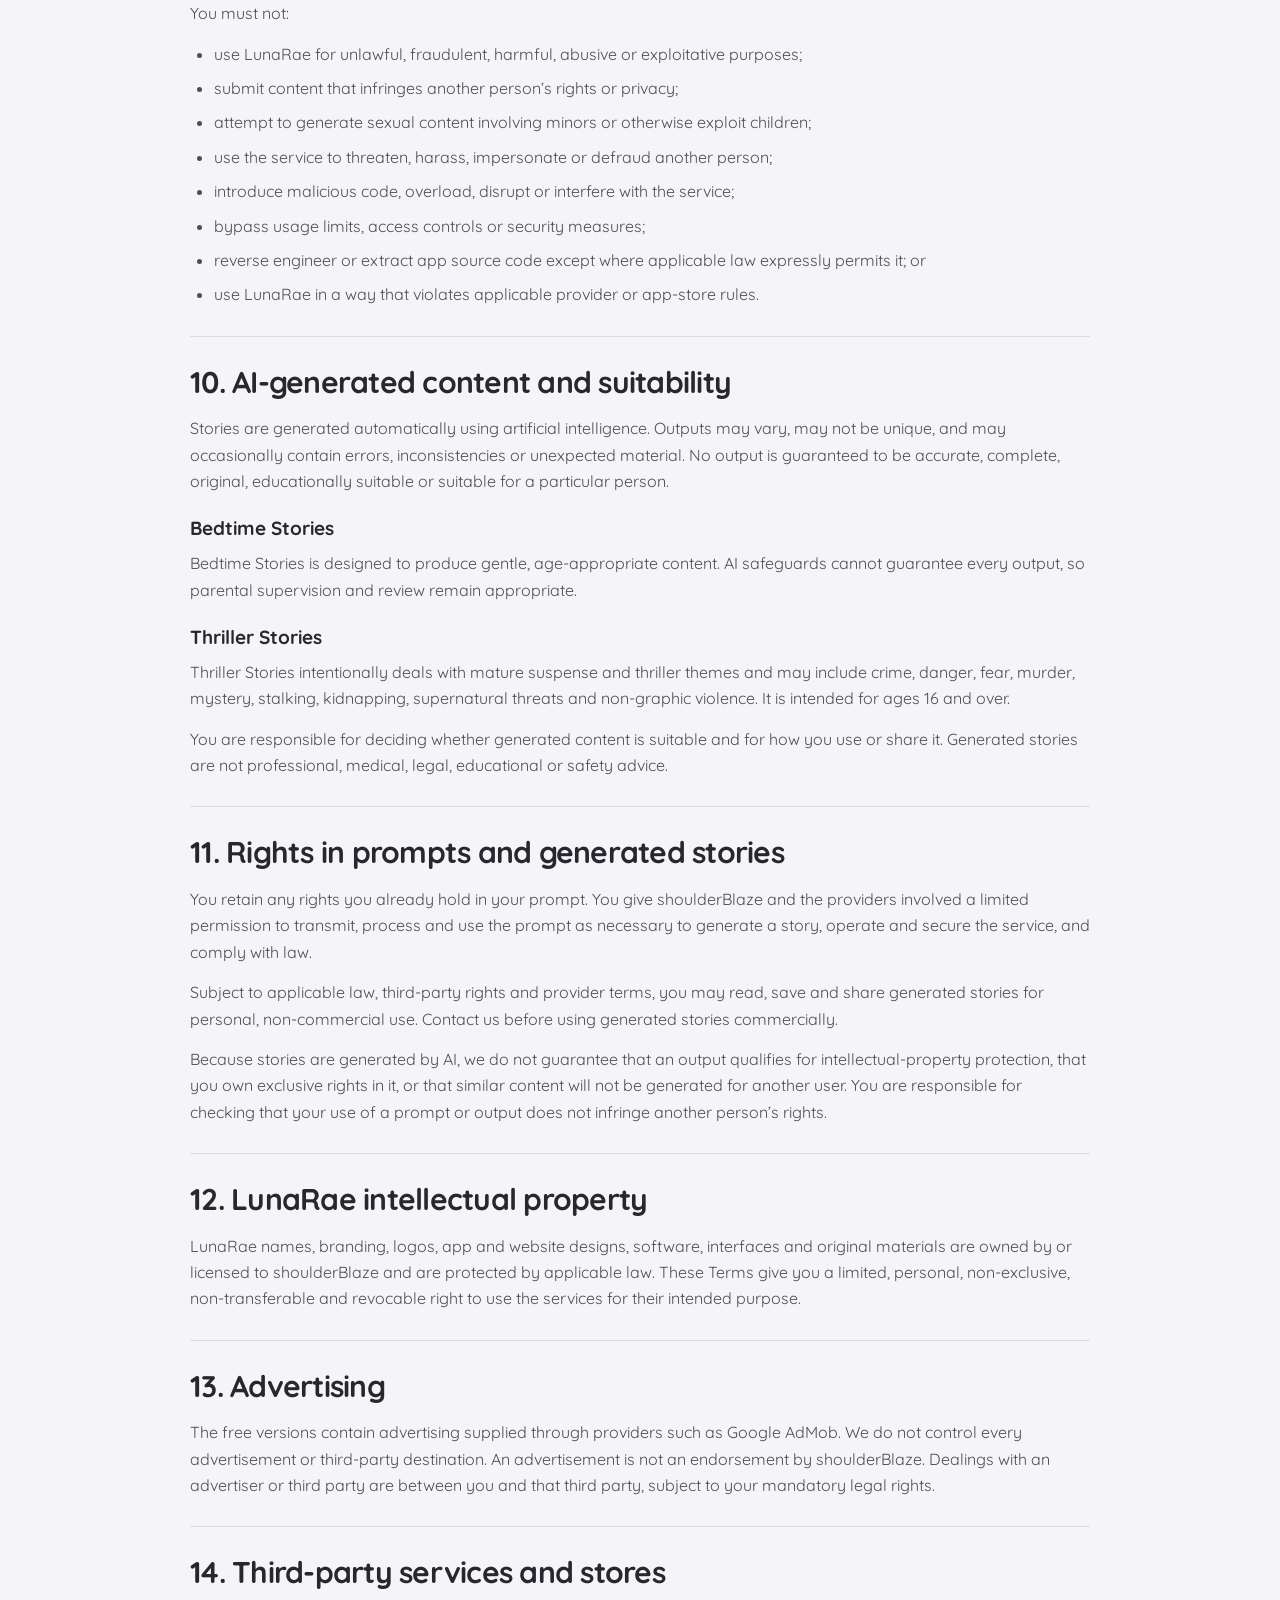
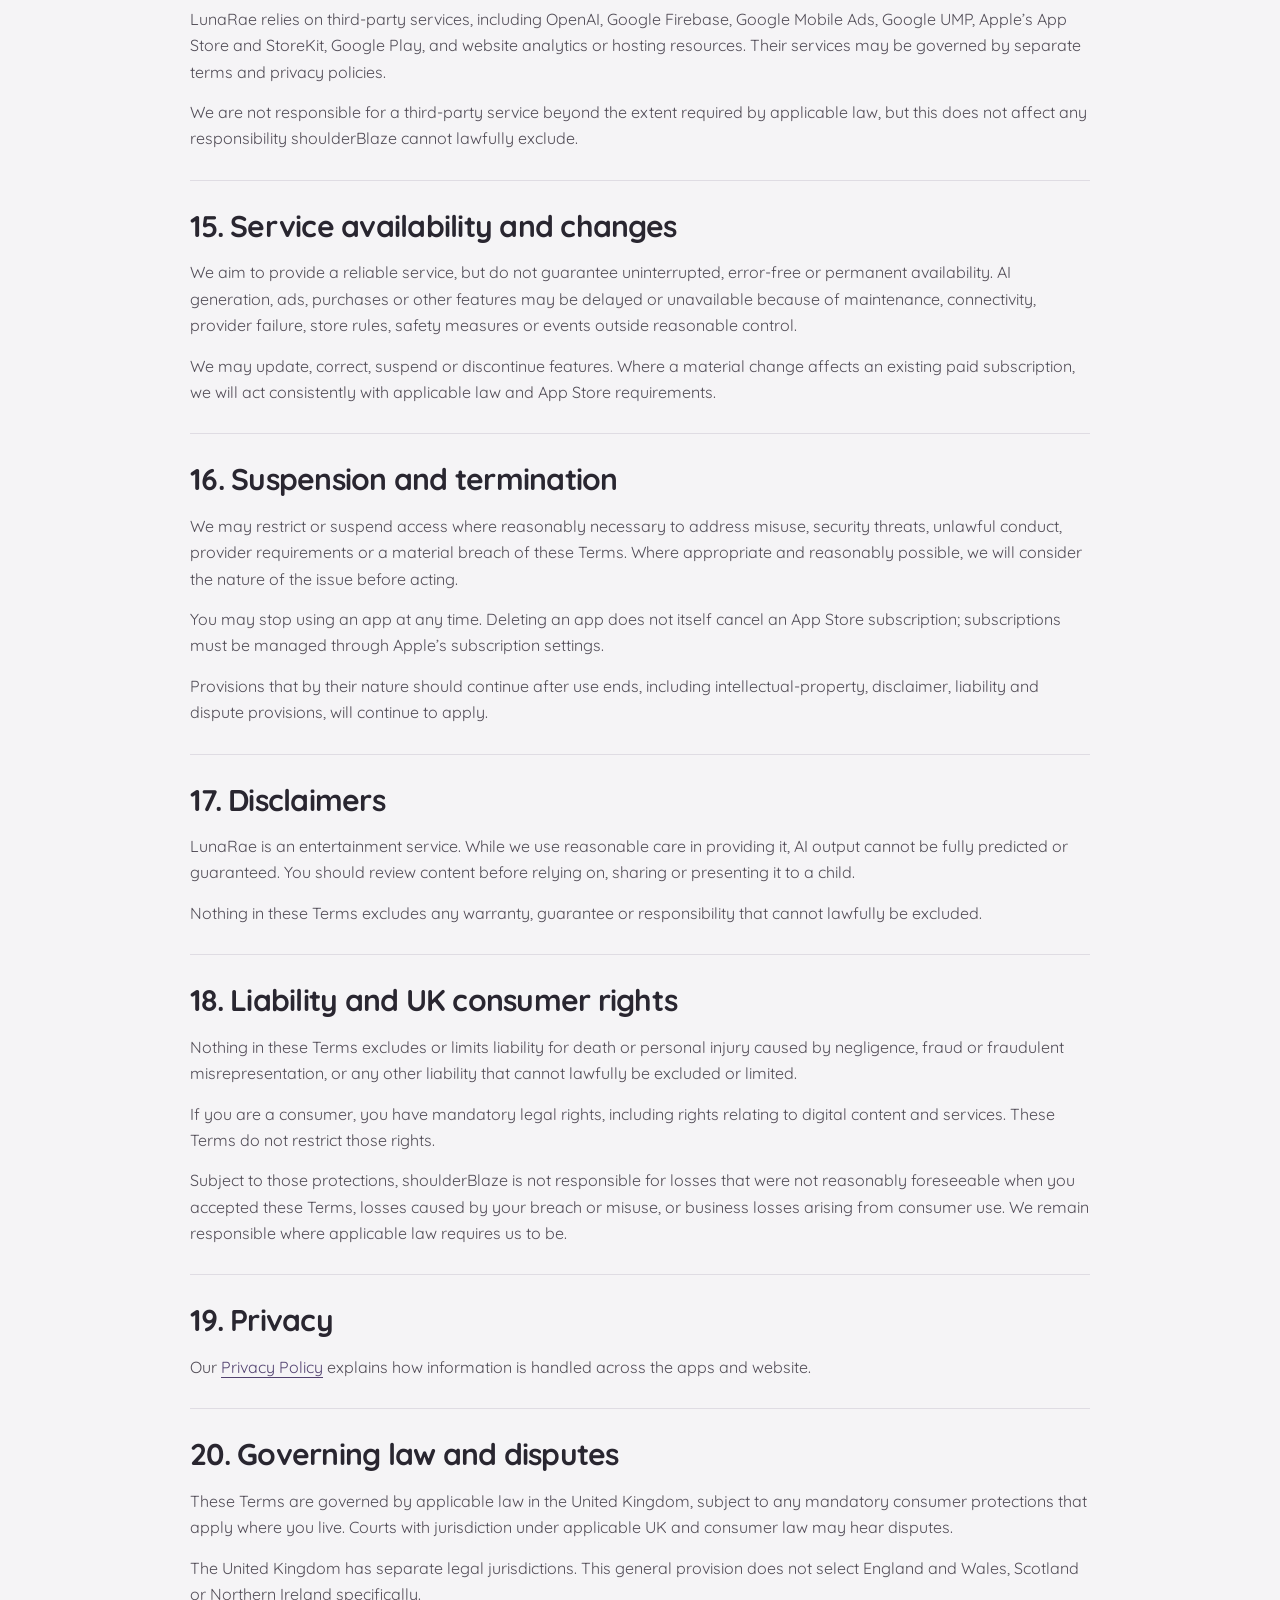
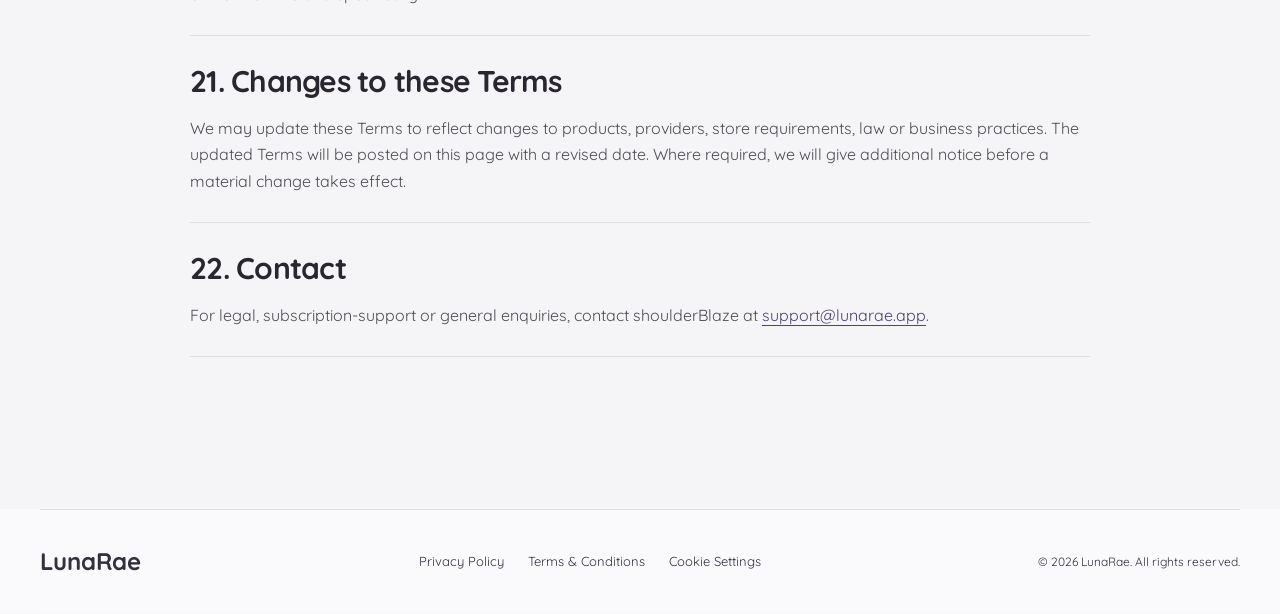
<file: terms.html>
<!DOCTYPE html>
<html lang="en">
<head>
    <meta charset="UTF-8">
    <meta name="viewport" content="width=device-width, initial-scale=1.0">
    <title>Terms &amp; Conditions | LunaRae</title>
    <meta name="description" content="Read the LunaRae Terms &amp; Conditions covering Bedtime Stories, Thriller Stories and the LunaRae website.">
    <link rel="canonical" href="https://www.lunarae.app/terms.html">
    <meta property="og:type" content="website">
    <meta property="og:site_name" content="LunaRae">
    <meta property="og:locale" content="en_GB">
    <meta property="og:title" content="Terms &amp; Conditions | LunaRae">
    <meta property="og:description" content="Read the LunaRae Terms &amp; Conditions covering Bedtime Stories, Thriller Stories and the LunaRae website.">
    <meta property="og:url" content="https://www.lunarae.app/terms.html">
    <meta name="twitter:card" content="summary">
    <meta name="twitter:title" content="Terms &amp; Conditions | LunaRae">
    <meta name="twitter:description" content="Read the LunaRae Terms &amp; Conditions covering Bedtime Stories, Thriller Stories and the LunaRae website.">
    <link rel="preconnect" href="https://fonts.googleapis.com">
    <link rel="preconnect" href="https://fonts.gstatic.com" crossorigin>
    <link href="https://fonts.googleapis.com/css2?family=Quicksand:wght@300;400;500;600;700&amp;display=swap" rel="stylesheet">
    <link rel="stylesheet" href="brand.css">
    <link rel="stylesheet" href="cookie-consent.css">
    <script src="cookie-consent.js"></script>
    <script src="analytics.js"></script>
    <script src="site-components.js" defer></script>
</head>
<body class="brand-page legal-page">
<nav id="site-header" class="site-nav" aria-label="Main navigation"></nav>
<main class="legal-main">
    <header class="legal-header">
        <p class="eyebrow">LunaRae legal</p>
        <h1>LunaRae Terms &amp; Conditions</h1>
        <p class="legal-updated">Last updated: 22 September 2026</p>
        <p>These Terms govern your use of LunaRae: Bedtime Stories, LunaRae: Thriller Stories and <a href="https://www.lunarae.app">www.lunarae.app</a>.</p>
    </header>

    <article class="legal-document">
        <section>
            <h2>1. Operator and acceptance</h2>
            <p>LunaRae is operated by shoulderBlaze in the United Kingdom. In these Terms, “shoulderBlaze”, “we”, “us” and “our” refer to the operator of LunaRae.</p>
            <p>By downloading, accessing or using a LunaRae app or website, you agree to these Terms. If you do not agree, do not use the relevant service. If you allow a child to use Bedtime Stories, you are responsible for supervising that use.</p>
        </section>

        <section>
            <h2>2. Products covered</h2>
            <p>These Terms cover:</p>
            <ul>
                <li><strong>LunaRae: Bedtime Stories</strong>;</li>
                <li><strong>LunaRae: Thriller Stories</strong>; and</li>
                <li>the LunaRae website at <a href="https://www.lunarae.app">www.lunarae.app</a>.</li>
            </ul>
            <p>References to the “apps” mean both LunaRae apps unless a provision names one product specifically.</p>
        </section>

        <section>
            <h2>3. Eligibility and product audiences</h2>
            <h3>Bedtime Stories</h3>
            <p>Bedtime Stories is designed for parents and children to enjoy together. A parent or guardian should supervise children’s use, review generated stories where appropriate, and control purchases. Children should not enter identifying, private, confidential or sensitive information into prompts.</p>

            <h3>Thriller Stories</h3>
            <p>Thriller Stories is intended for people aged 16 and over. Its stories intentionally explore suspense, mystery, danger and mature thriller themes. The 16+ requirement is communicated in the app and relevant app-store listing, but LunaRae does not perform identity verification or technical age verification.</p>

            <p>If you are not legally able to agree to these Terms or make a purchase, a parent, guardian or other legally authorised person must act for you where applicable.</p>
        </section>

        <section>
            <h2>4. The services</h2>
            <p>The apps generate fictional stories from prompts using artificial intelligence. They are provided for entertainment. Features, availability, advertising and subscription options may differ by product, device, platform, region and app version.</p>
        </section>

        <section>
            <h2>5. Free use and daily generation limits</h2>
            <p>Current daily limits are:</p>
            <ul>
                <li><strong>Bedtime Stories Free:</strong> 2 generated stories per day, with ads;</li>
                <li><strong>Story Weaver:</strong> 5 generated stories per day, with no ads;</li>
                <li><strong>Thriller Stories Free:</strong> 1 generated story per day, with ads; and</li>
                <li><strong>Thriller Seeker:</strong> 3 generated stories per day, with no ads.</li>
            </ul>
            <p>The current implementation resets daily generation limits at local midnight according to the device’s date and time. A story is normally counted after successful generation. Device settings, app storage, technical faults or later product changes may affect how a counter operates.</p>
            <p>Limits and plan features may change prospectively. We will update product information and, where required, provide notice before a material change affects an existing paid subscription.</p>
        </section>

        <section>
            <h2>6. iOS subscriptions</h2>
            <p>On iOS, Bedtime Stories currently offers monthly and yearly Story Weaver subscriptions, and Thriller Stories currently offers monthly and yearly Thriller Seeker subscriptions. Subscription availability is subject to the App Store, region, device and current app version.</p>
            <p>Current prices and billing currencies are displayed by the applicable App Store storefront before purchase. Fixed prices are not stated in these Terms.</p>

            <h3>Billing and auto-renewal</h3>
            <p>Apple processes payment through your Apple account. shoulderBlaze does not directly process your complete payment-card details. Subscriptions auto-renew for the selected monthly or yearly period unless auto-renewal is cancelled in accordance with Apple’s rules before the next renewal.</p>

            <h3>Managing and cancelling</h3>
            <p>You can manage or cancel a subscription through your Apple account or App Store subscription settings. Cancellation normally prevents a future renewal and does not immediately remove access already paid for during the current subscription period, subject to Apple’s applicable rules.</p>

            <h3>Restoring purchases</h3>
            <p>The iOS apps provide a way to request restoration of eligible purchases. Restoration depends on Apple’s records, the Apple account used for purchase and App Store availability.</p>

            <h3>Refunds</h3>
            <p>Subscription charges and refund requests are processed according to Apple’s applicable policies and any mandatory consumer rights. shoulderBlaze cannot promise that Apple will approve a refund.</p>
        </section>

        <section>
            <h2>7. Android and platform availability</h2>
            <p>The Android versions currently operate as free, ad-supported experiences without subscriptions. Subscription features may not be available on every platform. Platform availability may change in future, but these Terms do not promise that a current platform arrangement will remain unchanged.</p>
        </section>

        <section>
            <h2>8. User prompts</h2>
            <p>You are responsible for prompts you submit. You must have any rights or permissions needed to submit the prompt and allow it to be processed to provide the service.</p>
            <p>Do not enter unnecessary personal, identifying, confidential, financial, health-related or sensitive information. For Bedtime Stories, parents and guardians should avoid entering identifying or sensitive information about a child.</p>
            <p>Prompts are transmitted to OpenAI to generate stories as described in the <a href="privacy.html">Privacy Policy</a>.</p>
        </section>

        <section>
            <h2>9. Acceptable use</h2>
            <p>You must not:</p>
            <ul>
                <li>use LunaRae for unlawful, fraudulent, harmful, abusive or exploitative purposes;</li>
                <li>submit content that infringes another person’s rights or privacy;</li>
                <li>attempt to generate sexual content involving minors or otherwise exploit children;</li>
                <li>use the service to threaten, harass, impersonate or defraud another person;</li>
                <li>introduce malicious code, overload, disrupt or interfere with the service;</li>
                <li>bypass usage limits, access controls or security measures;</li>
                <li>reverse engineer or extract app source code except where applicable law expressly permits it; or</li>
                <li>use LunaRae in a way that violates applicable provider or app-store rules.</li>
            </ul>
        </section>

        <section>
            <h2>10. AI-generated content and suitability</h2>
            <p>Stories are generated automatically using artificial intelligence. Outputs may vary, may not be unique, and may occasionally contain errors, inconsistencies or unexpected material. No output is guaranteed to be accurate, complete, original, educationally suitable or suitable for a particular person.</p>

            <h3>Bedtime Stories</h3>
            <p>Bedtime Stories is designed to produce gentle, age-appropriate content. AI safeguards cannot guarantee every output, so parental supervision and review remain appropriate.</p>

            <h3>Thriller Stories</h3>
            <p>Thriller Stories intentionally deals with mature suspense and thriller themes and may include crime, danger, fear, murder, mystery, stalking, kidnapping, supernatural threats and non-graphic violence. It is intended for ages 16 and over.</p>

            <p>You are responsible for deciding whether generated content is suitable and for how you use or share it. Generated stories are not professional, medical, legal, educational or safety advice.</p>
        </section>

        <section>
            <h2>11. Rights in prompts and generated stories</h2>
            <p>You retain any rights you already hold in your prompt. You give shoulderBlaze and the providers involved a limited permission to transmit, process and use the prompt as necessary to generate a story, operate and secure the service, and comply with law.</p>
            <p>Subject to applicable law, third-party rights and provider terms, you may read, save and share generated stories for personal, non-commercial use. Contact us before using generated stories commercially.</p>
            <p>Because stories are generated by AI, we do not guarantee that an output qualifies for intellectual-property protection, that you own exclusive rights in it, or that similar content will not be generated for another user. You are responsible for checking that your use of a prompt or output does not infringe another person’s rights.</p>
        </section>

        <section>
            <h2>12. LunaRae intellectual property</h2>
            <p>LunaRae names, branding, logos, app and website designs, software, interfaces and original materials are owned by or licensed to shoulderBlaze and are protected by applicable law. These Terms give you a limited, personal, non-exclusive, non-transferable and revocable right to use the services for their intended purpose.</p>
        </section>

        <section>
            <h2>13. Advertising</h2>
            <p>The free versions contain advertising supplied through providers such as Google AdMob. We do not control every advertisement or third-party destination. An advertisement is not an endorsement by shoulderBlaze. Dealings with an advertiser or third party are between you and that third party, subject to your mandatory legal rights.</p>
        </section>

        <section>
            <h2>14. Third-party services and stores</h2>
            <p>LunaRae relies on third-party services, including OpenAI, Google Firebase, Google Mobile Ads, Google UMP, Apple’s App Store and StoreKit, Google Play, and website analytics or hosting resources. Their services may be governed by separate terms and privacy policies.</p>
            <p>We are not responsible for a third-party service beyond the extent required by applicable law, but this does not affect any responsibility shoulderBlaze cannot lawfully exclude.</p>
        </section>

        <section>
            <h2>15. Service availability and changes</h2>
            <p>We aim to provide a reliable service, but do not guarantee uninterrupted, error-free or permanent availability. AI generation, ads, purchases or other features may be delayed or unavailable because of maintenance, connectivity, provider failure, store rules, safety measures or events outside reasonable control.</p>
            <p>We may update, correct, suspend or discontinue features. Where a material change affects an existing paid subscription, we will act consistently with applicable law and App Store requirements.</p>
        </section>

        <section>
            <h2>16. Suspension and termination</h2>
            <p>We may restrict or suspend access where reasonably necessary to address misuse, security threats, unlawful conduct, provider requirements or a material breach of these Terms. Where appropriate and reasonably possible, we will consider the nature of the issue before acting.</p>
            <p>You may stop using an app at any time. Deleting an app does not itself cancel an App Store subscription; subscriptions must be managed through Apple’s subscription settings.</p>
            <p>Provisions that by their nature should continue after use ends, including intellectual-property, disclaimer, liability and dispute provisions, will continue to apply.</p>
        </section>

        <section>
            <h2>17. Disclaimers</h2>
            <p>LunaRae is an entertainment service. While we use reasonable care in providing it, AI output cannot be fully predicted or guaranteed. You should review content before relying on, sharing or presenting it to a child.</p>
            <p>Nothing in these Terms excludes any warranty, guarantee or responsibility that cannot lawfully be excluded.</p>
        </section>

        <section>
            <h2>18. Liability and UK consumer rights</h2>
            <p>Nothing in these Terms excludes or limits liability for death or personal injury caused by negligence, fraud or fraudulent misrepresentation, or any other liability that cannot lawfully be excluded or limited.</p>
            <p>If you are a consumer, you have mandatory legal rights, including rights relating to digital content and services. These Terms do not restrict those rights.</p>
            <p>Subject to those protections, shoulderBlaze is not responsible for losses that were not reasonably foreseeable when you accepted these Terms, losses caused by your breach or misuse, or business losses arising from consumer use. We remain responsible where applicable law requires us to be.</p>
        </section>

        <section>
            <h2>19. Privacy</h2>
            <p>Our <a href="privacy.html">Privacy Policy</a> explains how information is handled across the apps and website.</p>
        </section>

        <section>
            <h2>20. Governing law and disputes</h2>
            <p>These Terms are governed by applicable law in the United Kingdom, subject to any mandatory consumer protections that apply where you live. Courts with jurisdiction under applicable UK and consumer law may hear disputes.</p>
            <p>The United Kingdom has separate legal jurisdictions. This general provision does not select England and Wales, Scotland or Northern Ireland specifically.</p>
        </section>

        <section>
            <h2>21. Changes to these Terms</h2>
            <p>We may update these Terms to reflect changes to products, providers, store requirements, law or business practices. The updated Terms will be posted on this page with a revised date. Where required, we will give additional notice before a material change takes effect.</p>
        </section>

        <section>
            <h2>22. Contact</h2>
            <p>For legal, subscription-support or general enquiries, contact shoulderBlaze at <a href="mailto:support@lunarae.app">support@lunarae.app</a>.</p>
        </section>
    </article>
</main>
<footer id="site-footer" class="brand-footer shell legal-footer"></footer>
</body>
</html>
</file>
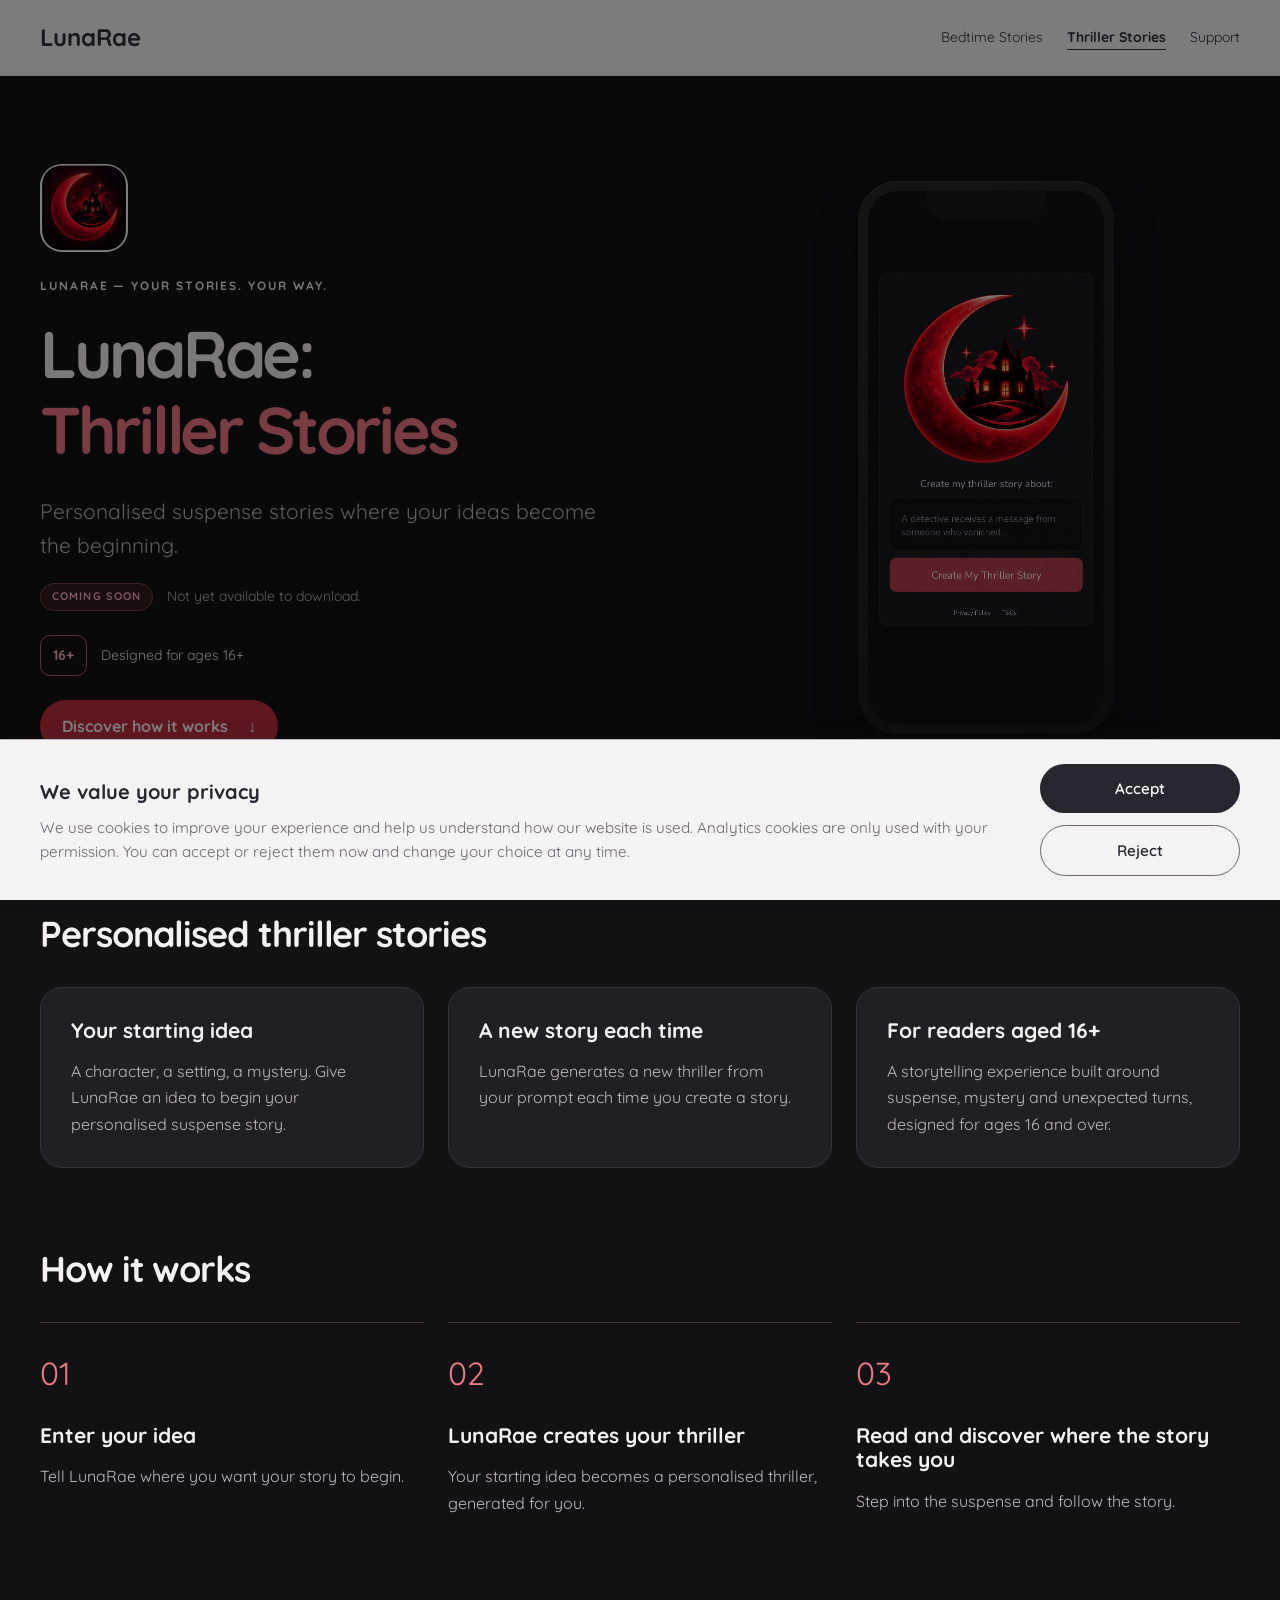
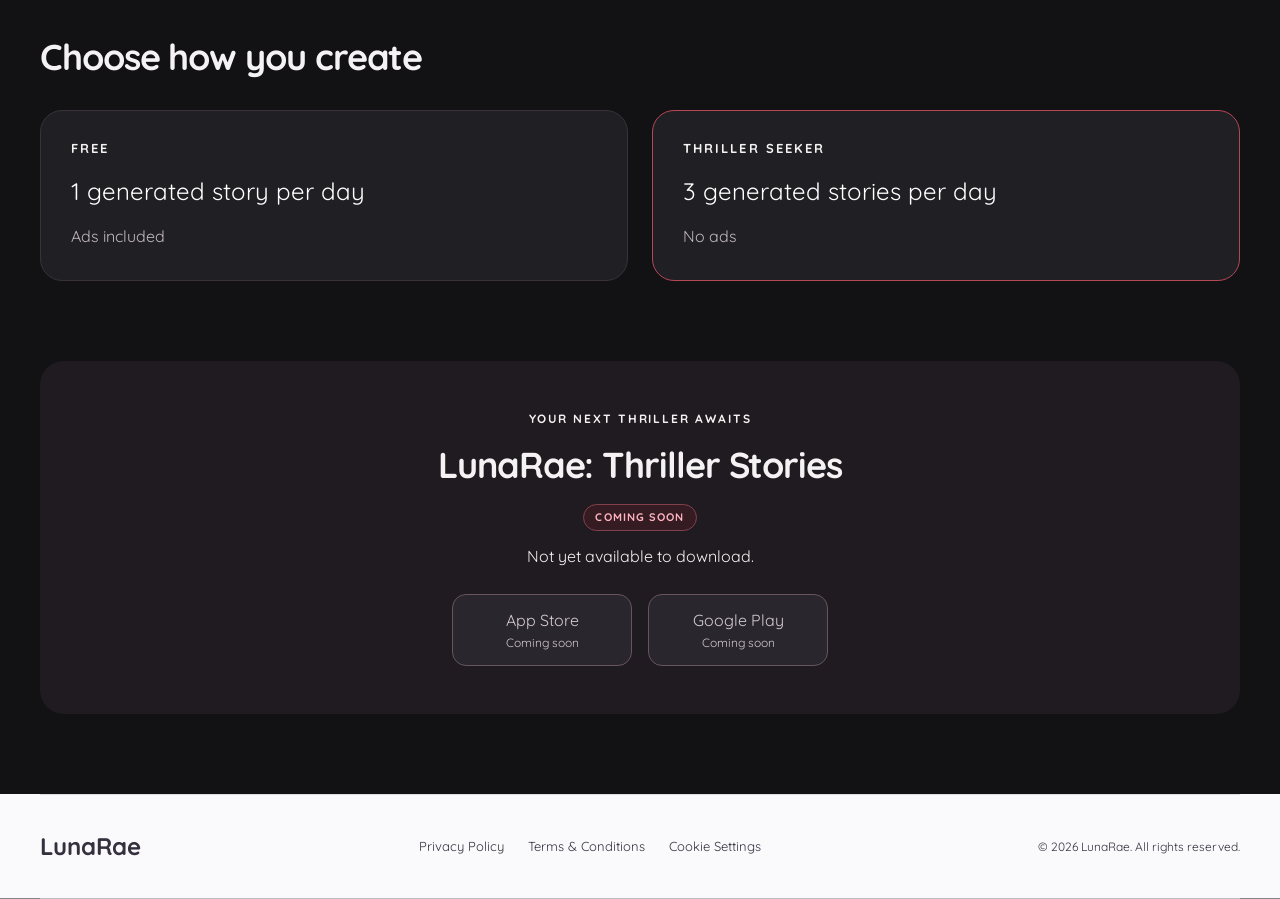
<file: thriller-stories.html>
<!DOCTYPE html>
<html lang="en">
<head>
    <meta charset="UTF-8">
    <meta name="viewport" content="width=device-width, initial-scale=1.0">
    <title>LunaRae: Thriller Stories | Personalised Suspense 16+</title>
    <meta name="description" content="Turn your ideas into personalised suspense stories with LunaRae: Thriller Stories, an AI storytelling app intended for readers aged 16+.">
    <link rel="canonical" href="https://www.lunarae.app/thriller-stories.html">
    <meta property="og:type" content="website">
    <meta property="og:site_name" content="LunaRae">
    <meta property="og:locale" content="en_GB">
    <meta property="og:title" content="LunaRae: Thriller Stories | Personalised Suspense 16+">
    <meta property="og:description" content="Turn your ideas into personalised suspense stories with LunaRae: Thriller Stories, an AI storytelling app intended for readers aged 16+.">
    <meta property="og:url" content="https://www.lunarae.app/thriller-stories.html">
    <meta name="twitter:card" content="summary">
    <meta name="twitter:title" content="LunaRae: Thriller Stories | Personalised Suspense 16+">
    <meta name="twitter:description" content="Turn your ideas into personalised suspense stories with LunaRae: Thriller Stories, an AI storytelling app intended for readers aged 16+.">
    <link rel="preconnect" href="https://fonts.googleapis.com">
    <link rel="preconnect" href="https://fonts.gstatic.com" crossorigin>
    <link href="https://fonts.googleapis.com/css2?family=Quicksand:wght@300;400;500;600;700&amp;display=swap" rel="stylesheet">
    <link rel="icon" type="image/png" href="images/LunaRae_Thriller_1024x1024.png">
    <link rel="stylesheet" href="brand.css">
    <link rel="stylesheet" href="cookie-consent.css">
    <script src="cookie-consent.js"></script>
    <script src="analytics.js"></script>
    <script src="site-components.js" defer></script>
</head>
<body class="brand-page thriller-page">
<nav id="site-header" class="site-nav" aria-label="Main navigation"></nav>
<main class="shell">
    <header class="thriller-hero">
        <div>
            <img class="thriller-hero-logo" src="images/LunaRae_Thriller_1024x1024.png" alt="LunaRae: Thriller Stories logo" width="88" height="88">
            <p class="eyebrow">LunaRae — Your stories. Your way.</p>
            <h1>LunaRae:<br><span>Thriller Stories</span></h1>
            <p class="intro">Personalised suspense stories where your ideas become the beginning.</p>
            <p class="thriller-availability"><span class="coming-soon-badge">COMING SOON</span><span>Not yet available to download.</span></p>
            <p class="audience"><span class="age-badge">16+</span> Designed for ages 16+</p>
            <a class="brand-cta thriller-cta" href="#how-it-works">Discover how it works <span aria-hidden="true">↓</span></a>
        </div>
        <aside class="thriller-screenshot-panel" aria-label="Thriller Stories app preview">
            <div class="phone-frame thriller-phone-frame">
                <div class="phone-screen">
                    <div class="phone-notch" aria-hidden="true"></div>
                    <img class="thriller-app-screenshot" src="images/lunarae-thriller-stories.png" alt="LunaRae: Thriller Stories app screenshot" width="941" height="1672">
                </div>
            </div>
        </aside>
    </header>
    <section class="brand-section" aria-labelledby="personalised-title">
        <div class="section-heading"><p class="eyebrow">Your imagination sets the scene</p><h2 id="personalised-title">Personalised thriller stories</h2></div>
        <div class="feature-grid">
            <article class="dark-panel"><h3>Your starting idea</h3><p>A character, a setting, a mystery. Give LunaRae an idea to begin your personalised suspense story.</p></article>
            <article class="dark-panel"><h3>A new story each time</h3><p>LunaRae generates a new thriller from your prompt each time you create a story.</p></article>
            <article class="dark-panel"><h3>For readers aged 16+</h3><p>A storytelling experience built around suspense, mystery and unexpected turns, designed for ages 16 and over.</p></article>
        </div>
    </section>
    <section id="how-it-works" class="brand-section" aria-labelledby="how-title">
        <div class="section-heading"><h2 id="how-title">How it works</h2></div>
        <ol class="feature-grid steps">
            <li><span class="step-number" aria-hidden="true">01</span><h3>Enter your idea</h3><p>Tell LunaRae where you want your story to begin.</p></li>
            <li><span class="step-number" aria-hidden="true">02</span><h3>LunaRae creates your thriller</h3><p>Your starting idea becomes a personalised thriller, generated for you.</p></li>
            <li><span class="step-number" aria-hidden="true">03</span><h3>Read and discover where the story takes you</h3><p>Step into the suspense and follow the story.</p></li>
        </ol>
    </section>
    <section class="brand-section" aria-labelledby="plans-title">
        <div class="section-heading"><h2 id="plans-title">Choose how you create</h2></div>
        <div class="plan-grid">
            <article class="dark-panel"><h3 class="eyebrow">Free</h3><p class="plan-limit">1 generated story per day</p><p>Ads included</p></article>
            <article class="dark-panel seeker-plan"><h3 class="eyebrow">Thriller Seeker</h3><p class="plan-limit">3 generated stories per day</p><p>No ads</p></article>
        </div>
    </section>
    <section id="download" class="download-panel" aria-labelledby="download-title">
        <p class="eyebrow">Your next thriller awaits</p><h2 id="download-title">LunaRae: Thriller Stories</h2>
        <p><span class="coming-soon-badge">COMING SOON</span></p>
        <p>Not yet available to download.</p>
        <div class="store-buttons">
            <!-- TODO(thriller-app-store-url): Replace this disabled button with an anchor containing the official App Store badge only after the correct URL and badge are supplied. Keep it inside store-buttons. -->
            <button type="button" class="store-placeholder" disabled>App Store <span>Coming soon</span></button>
            <!-- TODO(thriller-google-play-url): Replace this disabled button with an anchor containing the official Google Play badge only after the correct URL and badge are supplied. Keep it inside store-buttons. -->
            <button type="button" class="store-placeholder" disabled>Google Play <span>Coming soon</span></button>
        </div>
    </section>
</main>
<footer id="site-footer" class="brand-footer shell"></footer>
</body>
</html>
</file>
<file: brand.css>
/* Shared navigation and the parent/Thriller pages. Bedtime keeps its original styles. */
.site-nav { position: relative; z-index: 50; background: #faf9fc; border-bottom: 1px solid #dfdbe5; color: #34303d; font-family: 'Quicksand', sans-serif; }
.site-nav-inner { width: min(1200px, calc(100% - 48px)); margin: auto; padding: 16px 0; display: flex; align-items: center; justify-content: space-between; gap: 24px; }
.site-brand { display: inline-flex; align-items: center; gap: 12px; font-family: 'Quicksand', sans-serif; font-size: 24px; font-weight: 700; letter-spacing: normal; line-height: 1.65; text-decoration: none; color: #34303d; }
.site-brand img { border-radius: 12px; }
.site-nav-links { display: flex; flex-wrap: wrap; gap: 8px 24px; }
.site-nav-links a { color: inherit; text-decoration: none; font-size: 14px; padding: 10px 0; }
.site-nav-links a:hover, .site-nav-links a[aria-current] { text-decoration: underline; text-underline-offset: 7px; }
.site-nav-links a[aria-current] { font-weight: 700; }
.site-download { padding: 10px 20px; border-radius: 30px; background: #B9A8E5; color: #2a2a2a; font-weight: 600; }
.site-nav a:focus-visible, .brand-page a:focus-visible, .brand-page button:focus-visible { outline: 3px solid #8972bd; outline-offset: 5px; }
.bedtime-page #download { scroll-margin-top: 24px; }
.brand-page { margin: 0; font-family: 'Quicksand', sans-serif; background: #faf9fc; color: #292630; line-height: 1.65; }
.brand-page *, .brand-page *::before, .brand-page *::after { box-sizing: border-box; }
.brand-page h1, .brand-page h2, .brand-page h3, .brand-page p { margin: 0; }
.brand-page h1, .brand-page h2, .brand-page h3 { line-height: 1.15; }
.brand-page button { font: inherit; }
.shell { width: min(1200px, calc(100% - 48px)); margin-inline: auto; }
.brand-hero { padding: 88px 0 70px; text-align: center; }
.eyebrow { font-size: 12px; font-weight: 700; text-transform: uppercase; letter-spacing: .16em; }
.brand-hero h1 { font-size: clamp(48px, 7vw, 88px); letter-spacing: -.055em; margin: 18px 0 24px; }
.intro { font-size: clamp(18px, 2vw, 21px); color: #65606e; max-width: 580px; }
.brand-hero .intro { margin: auto; }
.section-heading { margin-bottom: 32px; }
.section-heading h2, .download-panel h2 { font-size: clamp(25px, 3vw, 36px); letter-spacing: -.03em; }
.section-heading p { margin-top: 12px; color: #65606e; }
.section-heading .eyebrow { margin: 0 0 14px; }
.product-grid, .plan-grid { display: grid; grid-template-columns: repeat(2, minmax(0, 1fr)); gap: 24px; }
.product-card { border-radius: 28px; padding: 40px; display: flex; flex-direction: column; align-items: flex-start; border: 1px solid #e0d9ec; }
.bedtime-card { background: linear-gradient(145deg, #f0eaff, #fff1eb); }
.product-icon { border-radius: 22px; margin-bottom: 28px; }
.product-card h3 { font-size: clamp(30px, 3.6vw, 44px); letter-spacing: -.04em; margin: 14px 0 20px; }
.product-card > p:not(.eyebrow) { font-size: 18px; margin-bottom: 32px; max-width: 370px; }
.brand-cta { display: inline-flex; align-items: center; justify-content: space-between; gap: 20px; padding: 14px 22px; border-radius: 30px; font-weight: 700; text-decoration: none; line-height: 1.5; }
.product-card .brand-cta { margin-top: auto; }
.bedtime-cta { background: #725698; color: white; }
.thriller-cta { background: #c32e3e; color: white; }
.brand-cta:hover { filter: brightness(1.1); }
.thriller-card { color: #f5f2f3; background: radial-gradient(ellipse at top right, #442027, #202024 65%); border-color: #4b3036; }
.thriller-card > p, .thriller-card .product-marker { color: #d2c5c9; }
.product-marker { min-height: 88px; margin-bottom: 28px; display: flex; align-items: center; gap: 16px; font-size: 13px; }
.age-badge { display: inline-block; border: 1px solid #bd626d; color: #f6b5bd; padding: 8px 12px; border-radius: 10px; font-weight: 700; }
.coming-soon-badge { display: inline-block; padding: 4px 11px; border: 1px solid #d5a3aa; border-radius: 999px; background: #f8e9ec; color: #8e2938; font-size: 11px; font-weight: 700; line-height: 1.6; letter-spacing: .1em; white-space: nowrap; }
.thriller-page .coming-soon-badge { background: #351c23; border-color: #84414d; color: #ffb4bf; }
.thriller-page .thriller-availability { display: flex; flex-wrap: wrap; align-items: center; gap: 10px 14px; margin-top: 20px; color: #c1b8c0; font-size: 14px; }
.thriller-page .download-panel .coming-soon-badge { margin-bottom: 12px; }
.brand-footer { display: flex; flex-wrap: wrap; align-items: center; justify-content: space-between; gap: 24px; margin-top: 80px; padding: 32px 0; border-top: 1px solid #dfdbe5; }
/* Paint the light footer to the viewport edges without changing its shell geometry. */
.brand-footer { background: #faf9fc; color: #34303d; box-shadow: 0 0 0 100vmax #faf9fc; clip-path: inset(0 -100vmax); }
.footer-links { display: flex; flex-wrap: wrap; gap: 12px 24px; font-size: 13px; }
.footer-links a, .footer-links button { color: inherit; text-decoration: none; }
.footer-links button { padding: 0; border: 0; background: transparent; cursor: pointer; }
.footer-links a:hover, .footer-links button:hover { text-decoration: underline; }
.brand-footer > p { font-size: 12px; }
.thriller-page { background: #121215; color: #f5f2f3; }
.thriller-hero { display: grid; grid-template-columns: 1.25fr 1fr; align-items: center; gap: 56px; padding: 88px 0; }
.thriller-hero h1 { font-size: clamp(40px, 5.5vw, 66px); letter-spacing: -.05em; margin: 20px 0 26px; }
.thriller-hero h1 span { color: #f17986; }
.thriller-page .intro, .thriller-page .section-heading p, .dark-panel p, .steps p { color: #c1b8c0; }
.thriller-hero .audience { margin: 24px 0; display: flex; align-items: center; gap: 14px; font-size: 14px; }
.thriller-page .thriller-screenshot-panel { min-width: 0; display: flex; justify-content: center; }
.thriller-page .thriller-phone-frame { width: min(256px, 84%); aspect-ratio: 25 / 54; padding: 10px; border-radius: 40px; background: linear-gradient(145deg, #2a2a2a 0%, #1a1a1a 100%); box-shadow: 0 25px 50px -12px rgba(0, 0, 0, .5), inset 0 1px 0 rgba(255, 255, 255, .1); }
.thriller-page .phone-screen { position: relative; height: 100%; border-radius: 30px; overflow: hidden; background: #121215; }
.thriller-page .phone-notch { position: absolute; top: 0; left: 50%; transform: translateX(-50%); z-index: 1; width: min(120px, 100%); height: 28px; border-radius: 0 0 20px 20px; background: #1a1a1a; }
.thriller-page .thriller-app-screenshot { display: block; width: 100%; height: 100%; min-height: 0; object-fit: contain; object-position: center; }
.brand-section { padding: 40px 0; scroll-margin-top: 24px; }
.feature-grid { display: grid; grid-template-columns: repeat(3, minmax(0, 1fr)); gap: 24px; }
.dark-panel { background: #202024; border: 1px solid #383139; border-radius: 22px; padding: 30px; }
.dark-panel h3, .steps h3 { font-size: 21px; margin-bottom: 16px; }
.steps { padding: 0; list-style: none; }
.steps li { padding: 24px 0; border-top: 1px solid #4a353c; }
.step-number { display: block; color: #f17986; font-size: 32px; margin-bottom: 24px; }
.seeker-plan { border-color: #b64756; }
.dark-panel .plan-limit { font-size: 24px; color: #fff; margin-bottom: 12px; }
.dark-panel h3.eyebrow { font-size: 13px; }
.download-panel { margin-top: 40px; padding: 48px 24px; text-align: center; background: #201b20; border-radius: 24px; }
.download-panel h2 { margin: 16px 0; }
.store-buttons { display: flex; flex-wrap: wrap; justify-content: center; gap: 16px; margin-top: 24px; }
.store-placeholder { background: #2a262d; border: 1px solid #67545e; border-radius: 14px; color: #d5cbd1; padding: 12px 28px; min-width: 180px; cursor: not-allowed; font-weight: 700; }
.store-placeholder span { display: block; font-size: 12px; font-weight: 400; }
@media (max-width: 760px) {
    .site-nav-inner { width: calc(100% - 32px); flex-wrap: wrap; gap: 8px 16px; padding: 12px 0; }
    .site-nav-links { order: 3; width: 100%; justify-content: space-between; gap: 8px; }
    .site-nav-links a { font-size: 13px; }
    .shell { width: calc(100% - 32px); }
    .brand-hero { padding: 56px 0 48px; }
    .product-grid, .feature-grid, .plan-grid, .thriller-hero { grid-template-columns: 1fr; }
    .product-card { padding: 28px; }
    .thriller-hero { padding: 48px 0 24px; gap: 32px; }
    .thriller-page .thriller-screenshot-panel { justify-content: center; }
    .brand-section { padding: 28px 0; }
    .brand-footer { margin-top: 48px; }
}

/* Parent homepage only: a quiet, logo-led product selector. */
.selector-page { background: #F4F2F3; min-height: 100vh; min-height: 100svh; display: flex; flex-direction: column; }
.selector-page .selector-main { width: min(820px, calc(100% - 48px)); margin: auto; padding: 72px 0 64px; }
.selector-page .selector-heading { text-align: center; margin-bottom: 64px; }
.selector-page .selector-heading h1 { font-size: clamp(44px, 6vw, 64px); letter-spacing: -.045em; font-weight: 600; }
.selector-page .selector-heading p { margin-top: 14px; font-size: 18px; color: #6a656e; }
.selector-page .selector-choices { display: grid; grid-template-columns: repeat(2, minmax(0, 1fr)); gap: 64px; }
.selector-page .selector-choice { display: flex; flex-direction: column; align-items: center; gap: 28px; padding: 12px; color: inherit; text-align: center; text-decoration: none; border-radius: 16px; }
.selector-page .selector-logo { display: block; width: 224px; max-width: 100%; aspect-ratio: 1; }
.selector-page .selector-logo img { display: block; width: 100%; height: 100%; object-fit: contain; border-radius: 24%; }
.selector-page .selector-logo-placeholder { display: flex; align-items: center; justify-content: center; width: 100%; height: 100%; border: 1px dashed #bdb7bf; border-radius: 24%; color: #77717a; font-size: 14px; line-height: 1.8; }
.selector-page .selector-label { font-size: 21px; font-weight: 600; text-underline-offset: 7px; }
.selector-page .selector-choice:hover .selector-label { text-decoration: underline; }
.selector-page .selector-footer { padding: 24px; text-align: center; color: #77717a; }
.selector-page .selector-footer .footer-links { justify-content: center; gap: 12px 28px; }
.selector-page .selector-footer p { margin-top: 16px; font-size: 12px; }
@media (max-width: 600px) {
    .bedtime-page .phone-frame { zoom: .84; }
    .thriller-page .thriller-phone-frame { width: min(215.04px, 84%); }
    .selector-page .selector-main { padding: 48px 0; }
    .selector-page .selector-heading { margin-bottom: 40px; }
    .selector-page .selector-choices { grid-template-columns: 1fr; gap: 36px; }
    .selector-page .selector-logo { width: 176px; }
    .selector-page .selector-choice { gap: 20px; }
    .selector-page .selector-label { font-size: 20px; }
}

/* Match the official Thriller icon's tighter canvas to the Bedtime icon's visual size. */
.selector-page .selector-logo .selector-thriller-logo { transform: scale(.975); }
.thriller-page .thriller-hero-logo { display: block; width: 88px; height: 88px; object-fit: contain; border-radius: 22px; margin-bottom: 24px; }

/* Bedtime uses the shared product-page structure with its own light palette. */
.bedtime-page { background: linear-gradient(180deg, #f6f4ff, #eae4ff); color: #2a2a2a; }
.bedtime-hero { display: grid; grid-template-columns: 1.25fr 1fr; align-items: center; gap: 56px; padding: 88px 0; }
.bedtime-hero-logo { display: block; width: 88px; height: 88px; border-radius: 22px; margin-bottom: 24px; }
.bedtime-hero h1 { font-size: clamp(40px, 5.5vw, 66px); letter-spacing: -.05em; margin: 20px 0 26px; font-weight: 700; }
.bedtime-hero h1 span { color: #a891d8; }
.bedtime-page .intro { color: #5f5a69; }
.bedtime-store-buttons { display: flex; flex-wrap: wrap; align-items: center; gap: 16px; margin-top: 28px; }
.bedtime-store-buttons a, .bedtime-store-buttons img { display: block; }
.bedtime-store-buttons img { height: 48px; max-width: 100%; width: auto; }
.bedtime-phone-panel { min-width: 0; display: flex; justify-content: center; }
.bedtime-page .section-heading .eyebrow { color: #725698; }
.bedtime-page .section-heading h2 { font-weight: 700; }
.bedtime-panel { background: #fffdfef0; border: 1px solid #ddd3f0; border-radius: 22px; padding: 30px; }
.bedtime-panel h3, .bedtime-steps h3 { font-size: 21px; font-weight: 700; margin-bottom: 16px; }
.bedtime-panel p, .bedtime-steps p { color: #5f5a69; }
.bedtime-steps { padding: 0; list-style: none; }
.bedtime-steps li { padding: 24px 0; border-top: 1px solid #cbbde6; }
.bedtime-step-number { display: block; color: #8f73c3; font-size: 32px; margin-bottom: 24px; }
.bedtime-plan h3.eyebrow { font-size: 13px; }
.bedtime-plan .plan-limit { font-size: 24px; color: #2a2a2a; margin-bottom: 12px; }
.bedtime-weaver-plan { border-color: #a891d8; }
.bedtime-download { background: #e5def9; border: 1px solid #d4c8ef; }
.bedtime-download .store-buttons { justify-content: center; }
@media (max-width: 760px) {
    .bedtime-hero { grid-template-columns: 1fr; padding: 48px 0 24px; gap: 32px; }
    .bedtime-phone-panel { justify-content: center; }
}

/* Neutral legal pages shared by both LunaRae products. */
.legal-page { background: #f5f4f6; color: #292630; }
.legal-page .site-nav { background: #fbfafc; }
.legal-main { width: min(900px, calc(100% - 48px)); margin-inline: auto; padding: 72px 0 24px; }
.legal-header { margin-bottom: 32px; padding-bottom: 32px; border-bottom: 1px solid #dcd9e0; }
.legal-header .eyebrow { color: #65606e; margin-bottom: 14px; }
.legal-header h1 { font-size: clamp(38px, 6vw, 60px); letter-spacing: -.045em; }
.legal-header > p:last-child { max-width: 720px; font-size: 18px; color: #5e5963; }
.legal-updated { margin: 16px 0 24px !important; color: #716b76; font-size: 14px; }
.legal-document { padding: 8px 0 48px; }
.legal-document section { padding: 28px 0; border-bottom: 1px solid #dfdce3; }
.legal-document section:first-child { padding-top: 0; }
.legal-document h2 { margin-bottom: 16px; font-size: clamp(24px, 3vw, 30px); letter-spacing: -.025em; }
.legal-document h3 { margin: 24px 0 10px; font-size: 19px; }
.legal-document p, .legal-document li { color: #514c56; }
.legal-document p + p { margin-top: 14px; }
.legal-document ul { margin: 14px 0 0; padding-left: 24px; }
.legal-document li + li { margin-top: 8px; }
.legal-document a, .legal-header a { color: #51416f; text-underline-offset: 4px; }
.legal-document code { padding: 2px 5px; border-radius: 5px; background: #e9e6ec; font: .9em ui-monospace, monospace; }
.legal-footer .footer-links a[aria-current] { text-decoration: underline; text-underline-offset: 5px; }
@media (max-width: 760px) {
    .legal-main { width: calc(100% - 32px); }
    .legal-main { padding-top: 48px; }
    .legal-header { padding-bottom: 24px; }
    .legal-header > p:last-child { font-size: 16px; }
    .legal-document section { padding: 24px 0; }
}
</file>
<file: cookie-consent.css>
/* Cookie Consent Banner Styles */
.cookie-consent-banner {
    position: fixed;
    bottom: 0;
    left: 0;
    right: 0;
    z-index: 9999;
    background: #F4F2F3;
    border-top: 1px solid #bdb7bf;
    box-shadow: 0 -4px 20px rgba(41, 38, 48, 0.1);
    padding: 24px;
    transform: translateY(100%);
    transition: transform 0.3s ease-in-out;
}

.cookie-consent-banner.show {
    transform: translateY(0);
}

.cookie-consent-banner .cookie-content {
    max-width: 1200px;
    margin: 0 auto;
    display: flex;
    flex-direction: column;
    gap: 16px;
}

@media (min-width: 768px) {
    .cookie-consent-banner .cookie-content {
        flex-direction: row;
        align-items: center;
        justify-content: space-between;
        gap: 24px;
    }
}

.cookie-consent-banner .cookie-text {
    flex: 1;
}

.cookie-consent-banner .cookie-title {
    font-size: 1.25rem;
    font-weight: 700;
    color: #292630;
    margin-bottom: 8px;
}

.cookie-consent-banner .cookie-message {
    font-size: 0.95rem;
    color: #6a656e;
    line-height: 1.6;
}

.cookie-consent-banner .cookie-buttons {
    display: flex;
    gap: 12px;
    flex-shrink: 0;
}

@media (min-width: 768px) {
    .cookie-consent-banner .cookie-buttons {
        flex-direction: column;
        min-width: 200px;
    }
}

.cookie-consent-banner .cookie-btn {
    padding: 12px 24px;
    border-radius: 9999px;
    font-weight: 600;
    font-size: 0.95rem;
    cursor: pointer;
    transition: all 0.2s ease;
    border: none;
    white-space: nowrap;
}

.cookie-consent-banner .cookie-btn-accept {
    background: #292630;
    color: white;
}

.cookie-consent-banner .cookie-btn-accept:hover {
    background: #34303d;
}

.cookie-consent-banner .cookie-btn-reject {
    background: transparent;
    color: #292630;
    border: 1px solid #6a656e;
}

.cookie-consent-banner .cookie-btn-reject:hover {
    background: #fff;
}

.cookie-consent-banner .cookie-btn:focus-visible {
    outline: 3px solid #292630;
    outline-offset: 4px;
}

/* Overlay for modal when opened from footer */
.cookie-consent-overlay {
    position: fixed;
    top: 0;
    left: 0;
    right: 0;
    bottom: 0;
    background: rgba(0, 0, 0, 0.5);
    z-index: 9998;
    opacity: 0;
    visibility: hidden;
    transition: opacity 0.3s ease-in-out, visibility 0.3s ease-in-out;
}

.cookie-consent-overlay.show {
    opacity: 1;
    visibility: visible;
}
</file>
<file: support.css>
/* Page-local additions to the neutral parent branding. */
.support-main { width: min(820px, calc(100% - 48px)); margin: 0 auto; padding: 64px 0 48px; flex: 1; }
.support-page .selector-heading { margin-bottom: 40px; }
.support-intro { text-align: center; margin-bottom: 28px; }
.support-intro h2 { font-size: clamp(28px, 4vw, 36px); letter-spacing: -.03em; }
.support-intro p { margin-top: 12px; color: #625c67; }
.support-choices { display: grid; grid-template-columns: repeat(2, minmax(0, 1fr)); gap: 24px; }
.support-choice { display: flex; flex-direction: column; align-items: center; gap: 18px; padding: 28px 16px 20px; border: 2px solid #c9c4cc; border-radius: 24px; background: #faf9fc; color: inherit; cursor: pointer; }
.support-choice:hover { border-color: #77717a; }
.support-label { font-size: 19px; font-weight: 600; }
.selection-marker { font-size: 14px; font-weight: 700; }
.support-choice[data-app="bedtime"][aria-pressed="true"] { border-color: #725698; background: #f0eafa; }
.support-choice[data-app="thriller"][aria-pressed="true"] { border-color: #a33242; background: #fbf0f1; }
.support-panel { margin-top: 40px; padding: 32px; background: #fff; border: 1px solid #dcd9e0; border-radius: 24px; }
.support-panel h2 { font-size: clamp(25px, 4vw, 30px); letter-spacing: -.025em; }
.support-panel .selected-app { margin-top: 16px; }
.support-panel .support-notice { margin: 20px 0 28px; padding: 16px; border-left: 3px solid #77717a; background: #f4f2f3; }
.support-field { margin-bottom: 24px; }
.support-field label { display: block; margin-bottom: 8px; font-weight: 700; }
.support-field label span { font-weight: 400; color: #625c67; }
.support-field input, .support-field select, .support-field textarea { display: block; width: 100%; min-width: 0; min-height: 48px; padding: 12px; border: 1px solid #827b88; border-radius: 8px; background: white; color: #292630; font: inherit; font-size: 16px; }
.support-field textarea { resize: vertical; }
.support-field #message-guidance { margin-bottom: 10px; font-size: 14px; color: #625c67; }
.support-send { padding: 12px 28px; min-height: 48px; border: 2px solid #34303d; border-radius: 28px; background: #34303d; color: white; font-weight: 700 !important; cursor: pointer; }
.support-send:hover { background: #514b5c; }
.support-page :is(button, input, select, textarea, a, [tabindex]):focus-visible { outline: 3px solid #34303d; outline-offset: 5px; }
.submission-status:not(:empty) { margin-top: 20px; padding: 16px; background: #f4f2f3; border-radius: 8px; font-weight: 600; }
.support-page .selector-footer { color: #625c67; }
.visually-hidden { position: absolute; width: 1px; height: 1px; padding: 0; margin: -1px; overflow: hidden; clip-path: inset(50%); white-space: nowrap; border: 0; }
@media (max-width: 600px) {
    .support-main { width: calc(100% - 32px); padding-top: 40px; }
    .support-choices { grid-template-columns: 1fr; gap: 16px; }
    .support-choice { padding: 24px 16px 18px; gap: 14px; }
    .support-panel { padding: 24px 18px; margin-top: 28px; }
    .support-send { width: 100%; }
}
@media (forced-colors: active) {
    .support-choice[aria-pressed="true"] { border: 4px double Highlight; }
}
</file>
